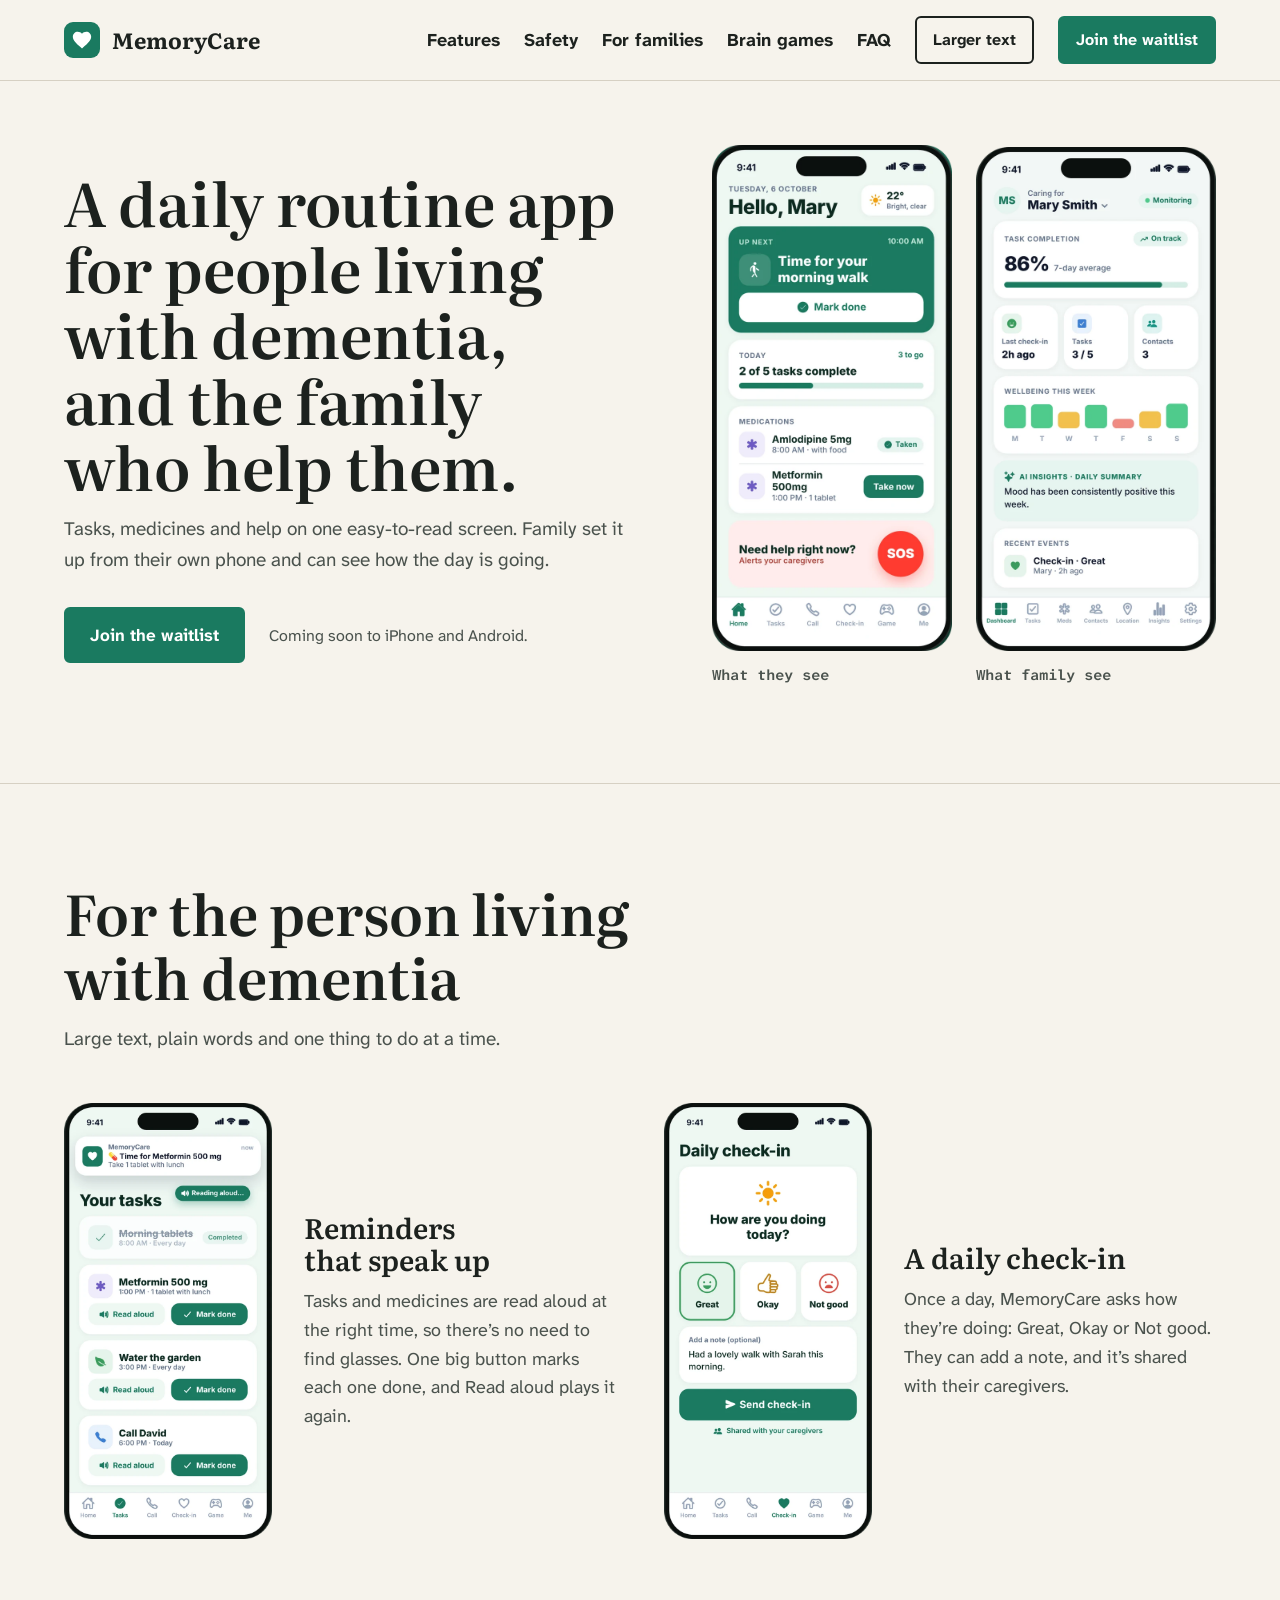
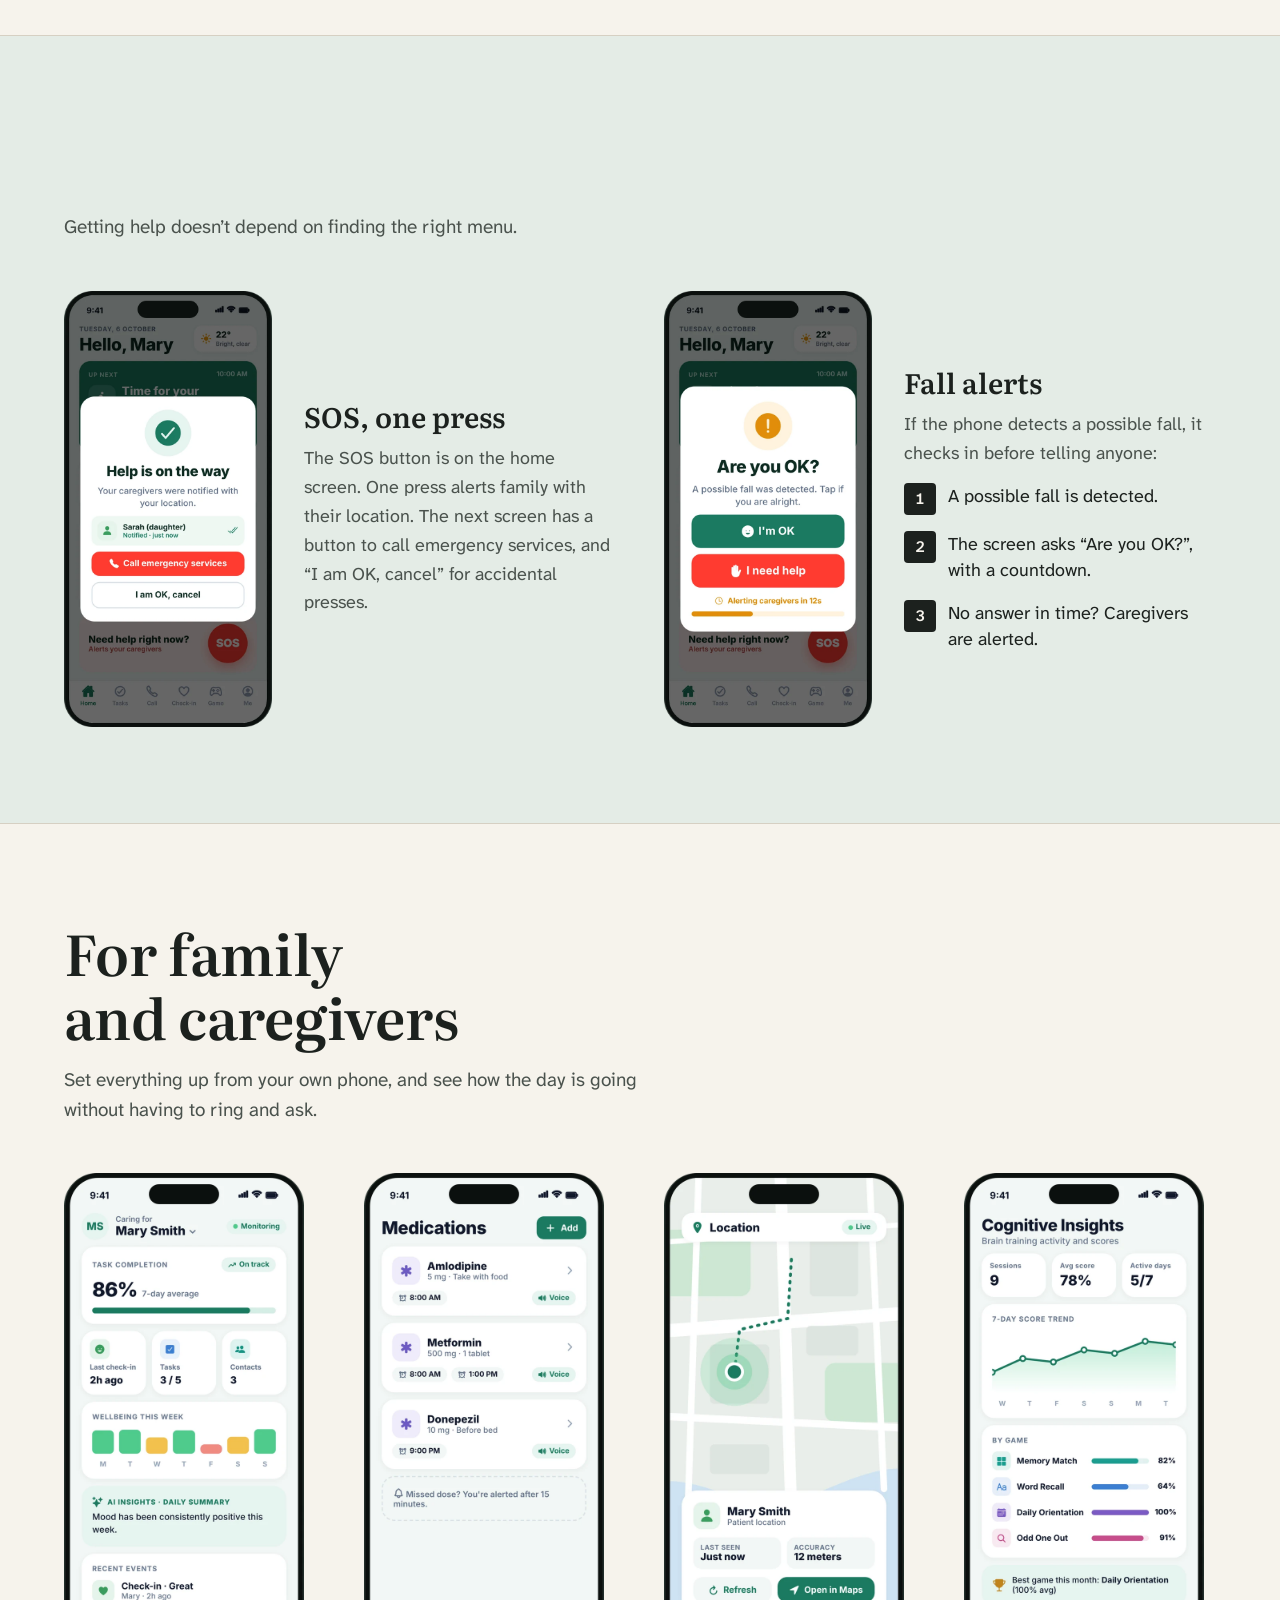
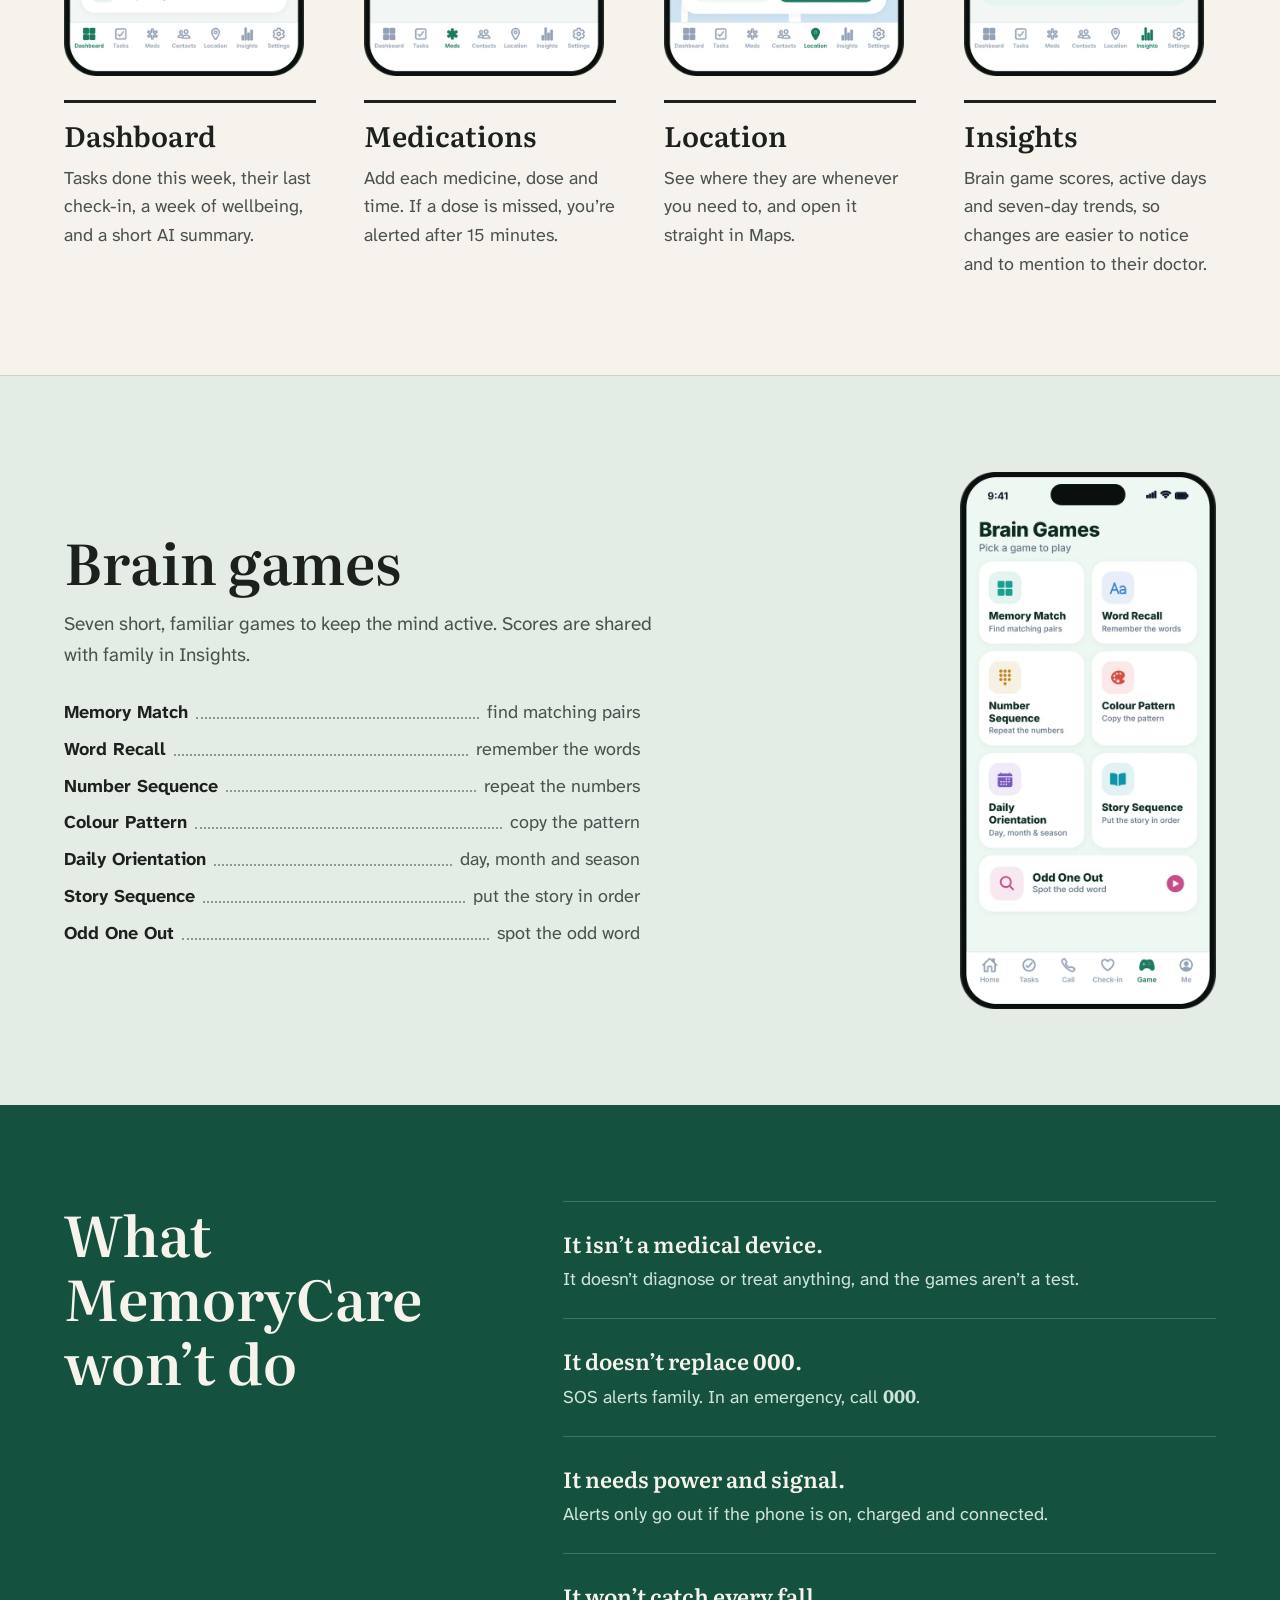
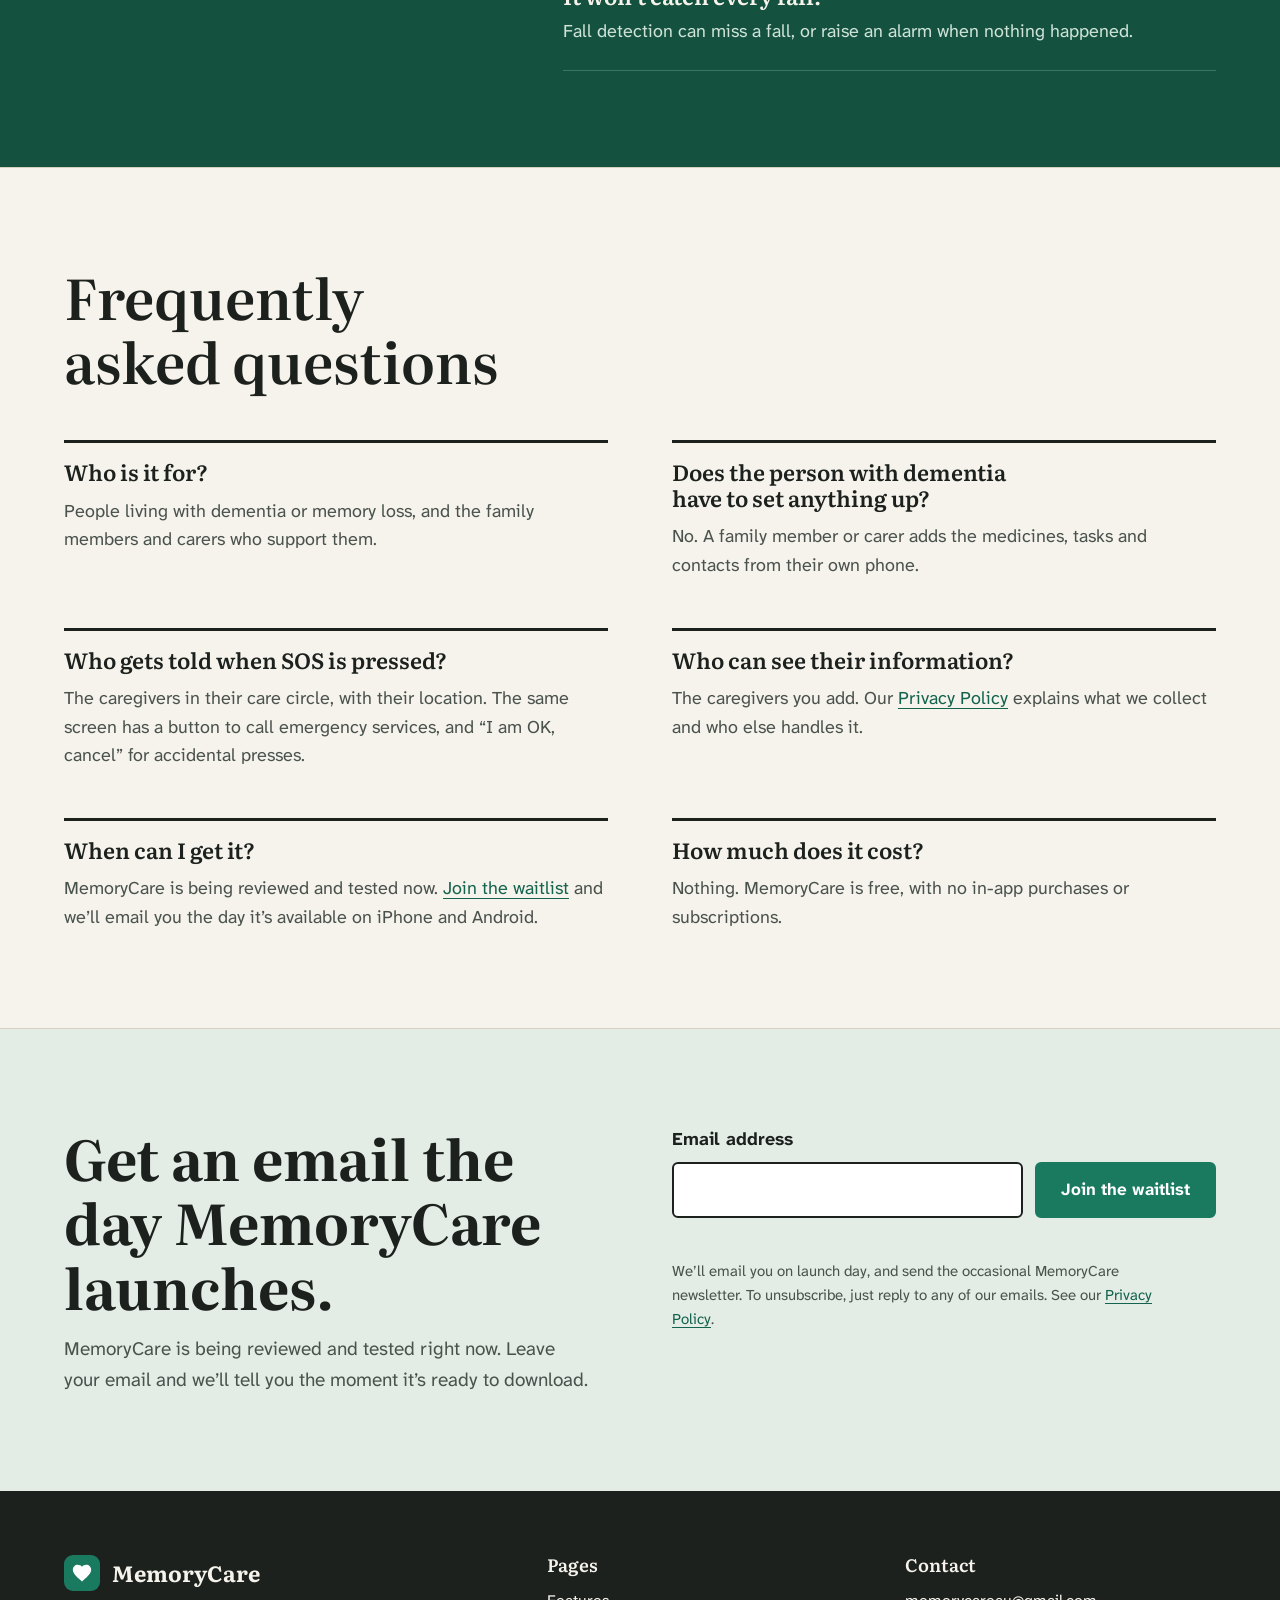
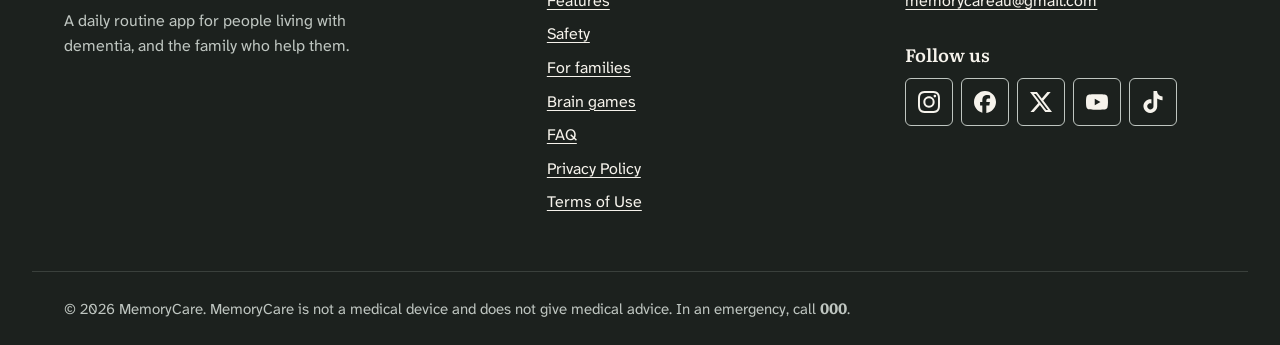
<file: index.html>
<!doctype html>
<html lang="en">
<head>
  <meta charset="utf-8">
  <meta name="viewport" content="width=device-width, initial-scale=1">
  <title>MemoryCare | A daily routine app for people living with dementia</title>
  <meta name="description" content="MemoryCare shows people living with dementia the day, the next task and their medicines, reads reminders aloud and has an SOS button. Family set it up from their own phone.">
  <meta name="theme-color" content="#1a7a60">
  <link rel="canonical" href="https://getmemorycare.app/">
  <!-- Social link previews -->
  <meta property="og:type" content="website">
  <meta property="og:site_name" content="MemoryCare">
  <meta property="og:locale" content="en_AU">
  <meta property="og:title" content="MemoryCare | A daily routine app for people living with dementia">
  <meta property="og:description" content="MemoryCare shows people living with dementia the day, the next task and their medicines, reads reminders aloud and has an SOS button. Family set it up from their own phone.">
  <meta property="og:url" content="https://getmemorycare.app/">
  <meta property="og:image" content="https://getmemorycare.app/assets/og-image.png">
  <meta property="og:image:width" content="1200">
  <meta property="og:image:height" content="630">
  <meta property="og:image:alt" content="MemoryCare: Their day, made simple. Tasks, medicines and help on one calm, easy-to-read screen. The app home screen showing the next task and today's medications.">
  <meta name="twitter:card" content="summary_large_image">
  <meta name="twitter:title" content="MemoryCare | A daily routine app for people living with dementia">
  <meta name="twitter:description" content="MemoryCare shows people living with dementia the day, the next task and their medicines, reads reminders aloud and has an SOS button. Family set it up from their own phone.">
  <meta name="twitter:image" content="https://getmemorycare.app/assets/og-image.png">
  <link rel="icon" href="assets/favicon.svg" type="image/svg+xml">
  <link rel="preconnect" href="https://fonts.googleapis.com">
  <link rel="preconnect" href="https://fonts.gstatic.com" crossorigin>
  <link href="https://fonts.googleapis.com/css2?family=Atkinson+Hyperlegible+Mono:wght@400;600&family=Atkinson+Hyperlegible+Next:ital,wght@0,400;0,700;1,400&family=Literata:opsz,wght@7..72,500..700&display=swap" rel="stylesheet">
  <link rel="stylesheet" href="styles.css">
  <script type="application/ld+json">
{
    "@context": "https://schema.org",
    "@graph": [
      {
        "@type": "Organization",
        "@id": "https://getmemorycare.app/#organization",
        "name": "MemoryCare",
        "url": "https://getmemorycare.app/",
        "email": "memorycareau@gmail.com",
        "sameAs": [
          "https://www.instagram.com/memorycare_au/",
          "https://www.facebook.com/memorycareau/",
          "https://x.com/MemoryCare_au",
          "https://www.youtube.com/@memorycare_au",
          "https://www.tiktok.com/@memorycare_au"
        ]
      },
      {
        "@type": "WebSite",
        "@id": "https://getmemorycare.app/#website",
        "name": "MemoryCare",
        "url": "https://getmemorycare.app/",
        "publisher": {
          "@id": "https://getmemorycare.app/#organization"
        }
      }
    ]
  }
  </script>
</head>
<body>
  <a class="skip-link" href="#main">Skip to main content</a>

  <svg width="0" height="0" class="visually-hidden" aria-hidden="true">
    <symbol id="i-heart" viewBox="0 0 24 24"><path d="M12 21.2 10.6 20C5.4 15.3 2 12.2 2 8.4 2 5.3 4.4 3 7.4 3c1.7 0 3.4.8 4.6 2.1C13.2 3.8 14.9 3 16.6 3 19.6 3 22 5.3 22 8.4c0 3.8-3.4 6.9-8.6 11.6L12 21.2z"/></symbol>
    <symbol id="i-instagram" viewBox="0 0 24 24"><path d="M7.0301.084c-1.2768.0602-2.1487.264-2.911.5634-.7888.3075-1.4575.72-2.1228 1.3877-.6652.6677-1.075 1.3368-1.3802 2.127-.2954.7638-.4956 1.6365-.552 2.914-.0564 1.2775-.0689 1.6882-.0626 4.947.0062 3.2586.0206 3.6671.0825 4.9473.061 1.2765.264 2.1482.5635 2.9107.308.7889.72 1.4573 1.388 2.1228.6679.6655 1.3365 1.0743 2.1285 1.38.7632.295 1.6361.4961 2.9134.552 1.2773.056 1.6884.069 4.9462.0627 3.2578-.0062 3.668-.0207 4.9478-.0814 1.28-.0607 2.147-.2652 2.9098-.5633.7889-.3086 1.4578-.72 2.1228-1.3881.665-.6682 1.0745-1.3378 1.3795-2.1284.2957-.7632.4966-1.636.552-2.9124.056-1.2809.0692-1.6898.063-4.948-.0063-3.2583-.021-3.6668-.0817-4.9465-.0607-1.2797-.264-2.1487-.5633-2.9117-.3084-.7889-.72-1.4568-1.3876-2.1228C21.2982 1.33 20.628.9208 19.8378.6165 19.074.321 18.2017.1197 16.9244.0645 15.6471.0093 15.236-.005 11.977.0014 8.718.0076 8.31.0215 7.0301.0839m.1402 21.6932c-1.17-.0509-1.8053-.2453-2.2287-.408-.5606-.216-.96-.4771-1.3819-.895-.422-.4178-.6811-.8186-.9-1.378-.1644-.4234-.3624-1.058-.4171-2.228-.0595-1.2645-.072-1.6442-.079-4.848-.007-3.2037.0053-3.583.0607-4.848.05-1.169.2456-1.805.408-2.2282.216-.5613.4762-.96.895-1.3816.4188-.4217.8184-.6814 1.3783-.9003.423-.1651 1.0575-.3614 2.227-.4171 1.2655-.06 1.6447-.072 4.848-.079 3.2033-.007 3.5835.005 4.8495.0608 1.169.0508 1.8053.2445 2.228.408.5608.216.96.4754 1.3816.895.4217.4194.6816.8176.9005 1.3787.1653.4217.3617 1.056.4169 2.2263.0602 1.2655.0739 1.645.0796 4.848.0058 3.203-.0055 3.5834-.061 4.848-.051 1.17-.245 1.8055-.408 2.2294-.216.5604-.4763.96-.8954 1.3814-.419.4215-.8181.6811-1.3783.9-.4224.1649-1.0577.3617-2.2262.4174-1.2656.0595-1.6448.072-4.8493.079-3.2045.007-3.5825-.006-4.848-.0608M16.953 5.5864A1.44 1.44 0 1 0 18.39 4.144a1.44 1.44 0 0 0-1.437 1.4424M5.8385 12.012c.0067 3.4032 2.7706 6.1557 6.173 6.1493 3.4026-.0065 6.157-2.7701 6.1506-6.1733-.0065-3.4032-2.771-6.1565-6.174-6.1498-3.403.0067-6.156 2.771-6.1496 6.1738M8 12.0077a4 4 0 1 1 4.008 3.9921A3.9996 3.9996 0 0 1 8 12.0077"/></symbol>
    <symbol id="i-facebook" viewBox="0 0 24 24"><path d="M9.101 23.691v-7.98H6.627v-3.667h2.474v-1.58c0-4.085 1.848-5.978 5.858-5.978.401 0 .955.042 1.468.103a8.68 8.68 0 0 1 1.141.195v3.325a8.623 8.623 0 0 0-.653-.036 26.805 26.805 0 0 0-.733-.009c-.707 0-1.259.096-1.675.309a1.686 1.686 0 0 0-.679.622c-.258.42-.374.995-.374 1.752v1.297h3.919l-.386 2.103-.287 1.564h-3.246v8.245C19.396 23.238 24 18.179 24 12.044c0-6.627-5.373-12-12-12s-12 5.373-12 12c0 5.628 3.874 10.35 9.101 11.647Z"/></symbol>
    <symbol id="i-x" viewBox="0 0 24 24"><path d="M18.901 1.153h3.68l-8.04 9.19L24 22.846h-7.406l-5.8-7.584-6.638 7.584H.474l8.6-9.83L0 1.154h7.594l5.243 6.932ZM17.61 20.644h2.039L6.486 3.24H4.298Z"/></symbol>
    <symbol id="i-youtube" viewBox="0 0 24 24"><path d="M23.498 6.186a3.016 3.016 0 0 0-2.122-2.136C19.505 3.545 12 3.545 12 3.545s-7.505 0-9.377.505A3.017 3.017 0 0 0 .502 6.186C0 8.07 0 12 0 12s0 3.93.502 5.814a3.016 3.016 0 0 0 2.122 2.136c1.871.505 9.376.505 9.376.505s7.505 0 9.377-.505a3.015 3.015 0 0 0 2.122-2.136C24 15.93 24 12 24 12s0-3.93-.502-5.814zM9.545 15.568V8.432L15.818 12l-6.273 3.568z"/></symbol>
    <symbol id="i-tiktok" viewBox="0 0 24 24"><path d="M12.525.02c1.31-.02 2.61-.01 3.91-.02.08 1.53.63 3.09 1.75 4.17 1.12 1.11 2.7 1.62 4.24 1.79v4.03c-1.44-.05-2.89-.35-4.2-.97-.57-.26-1.1-.59-1.62-.93-.01 2.92.01 5.84-.02 8.75-.08 1.4-.54 2.79-1.35 3.94-1.31 1.92-3.58 3.17-5.91 3.21-1.43.08-2.86-.31-4.08-1.03-2.02-1.19-3.44-3.37-3.65-5.71-.02-.5-.03-1-.01-1.49.18-1.9 1.12-3.72 2.58-4.96 1.66-1.44 3.98-2.13 6.15-1.72.02 1.48-.04 2.96-.04 4.44-.99-.32-2.15-.23-3.02.37-.63.41-1.11 1.04-1.36 1.75-.21.51-.15 1.07-.14 1.61.24 1.64 1.82 3.02 3.5 2.87 1.12-.01 2.19-.66 2.77-1.61.19-.33.4-.67.41-1.06.1-1.79.06-3.57.07-5.36.01-4.03-.01-8.05.02-12.07z"/></symbol>
  </svg>

  <header class="masthead">
    <div class="container masthead-inner">
      <a class="wordmark" href="index.html">
        <span class="wordmark-icon" aria-hidden="true"><svg><use href="#i-heart"/></svg></span>
        MemoryCare
      </a>

      <button class="menu-button" type="button" aria-expanded="false" aria-controls="site-nav">Menu</button>

      <nav id="site-nav" class="site-nav" aria-label="Main">
        <ul>
          <li><a href="index.html#features">Features</a></li>
          <li><a href="index.html#safety">Safety</a></li>
          <li><a href="index.html#families">For families</a></li>
          <li><a href="index.html#games">Brain games</a></li>
          <li><a href="index.html#questions">FAQ</a></li>
        </ul>
        <button class="text-size" type="button" aria-pressed="false">Larger text</button>
        <a class="button" href="index.html#waitlist">Join the waitlist</a>
      </nav>
    </div>
  </header>

  <main id="main">
    <!-- Opening -->
    <section class="opening">
      <div class="container opening-grid">
        <div class="opening-copy">
          <h1>A daily routine app for people living with dementia, and the family who help them.</h1>
          <p class="lede">Tasks, medicines and help on one easy-to-read screen. Family set it up from their own phone and can see how the day is going.</p>
          <div class="opening-cta">
            <a class="button button-large" href="#waitlist">Join the waitlist</a>
            <p>Coming soon to iPhone and Android.</p>
          </div>
        </div>

        <div class="opening-phones">
          <figure>
            <img src="assets/screens/home.webp" width="600" height="1264" fetchpriority="high" alt="The MemoryCare home screen. It reads: Tuesday, 6 October. Hello, Mary. Up next at 10:00 AM, time for your morning walk, with a Mark done button. Below are today's medications and a red SOS button.">
            <figcaption>What they see</figcaption>
          </figure>
          <figure>
            <img src="assets/screens/dashboard.webp" width="600" height="1258" fetchpriority="high" alt="The caregiver dashboard for Mary Smith: 86% task completion over 7 days, last check-in 2 hours ago, 3 of 5 tasks done, a wellbeing chart for the week and an AI daily summary.">
            <figcaption>What family see</figcaption>
          </figure>
        </div>
      </div>
    </section>

    <!-- Features: for the person living with dementia -->
    <section class="section" id="features" aria-labelledby="features-title">
      <div class="container">
        <header class="section-head">
          <h2 id="features-title">For the person living with dementia</h2>
          <p>Large text, plain words and one thing to do at a time.</p>
        </header>
        <div class="screens screens-wide">
          <figure class="screen">
            <img src="assets/screens/tasks.webp" width="600" height="1258" loading="lazy" alt="Your tasks screen reading aloud a reminder for Metformin 500 mg, with Read aloud and Mark done buttons on each task.">
            <figcaption>
              <h3>Reminders that speak up</h3>
              <p>Tasks and medicines are read aloud at the right time, so there’s no need to find glasses. One big button marks each one done, and Read aloud plays it again.</p>
            </figcaption>
          </figure>
          <figure class="screen">
            <img src="assets/screens/checkin.webp" width="600" height="1258" loading="lazy" alt="Daily check-in screen asking How are you doing today? with Great, Okay and Not good, and an optional note.">
            <figcaption>
              <h3>A daily check-in</h3>
              <p>Once a day, MemoryCare asks how they’re doing: Great, Okay or Not good. They can add a note, and it’s shared with their caregivers.</p>
            </figcaption>
          </figure>
        </div>
      </div>
    </section>

    <!-- Safety -->
    <section class="section section-band" id="safety" aria-labelledby="safety-title">
      <div class="container">
        <header class="section-head">
          <h2 id="safety-title">Safety</h2>
          <p>Getting help doesn’t depend on finding the right menu.</p>
        </header>
        <div class="screens screens-wide">
          <figure class="screen">
            <img src="assets/screens/sos.webp" width="600" height="1258" loading="lazy" alt="Help is on the way. Your caregivers were notified with your location. Sarah (daughter) notified just now. Buttons to call emergency services or cancel.">
            <figcaption>
              <h3>SOS, one press</h3>
              <p>The SOS button is on the home screen. One press alerts family with their location. The next screen has a button to call emergency services, and “I am OK, cancel” for accidental presses.</p>
            </figcaption>
          </figure>
          <figure class="screen">
            <img src="assets/screens/fall.webp" width="600" height="1258" loading="lazy" alt="Are you OK? A possible fall was detected. Buttons for I'm OK and I need help, with caregivers alerted in 12 seconds.">
            <figcaption>
              <h3>Fall alerts</h3>
              <p>If the phone detects a possible fall, it checks in before telling anyone:</p>
              <ol class="key key-inline">
                <li>A possible fall is detected.</li>
                <li>The screen asks “Are you OK?”, with a countdown.</li>
                <li>No answer in time? Caregivers are alerted.</li>
              </ol>
            </figcaption>
          </figure>
        </div>
      </div>
    </section>

    <!-- For families -->
    <section class="section" id="families" aria-labelledby="families-title">
      <div class="container">
        <header class="section-head">
          <h2 id="families-title">For family and caregivers</h2>
          <p>Set everything up from your own phone, and see how the day is going without having to ring and ask.</p>
        </header>
        <div class="screens screens-four">
          <figure class="screen">
            <img src="assets/screens/dashboard.webp" width="600" height="1258" loading="lazy" alt="Caregiver dashboard: 86% task completion over 7 days, last check-in 2 hours ago, a wellbeing chart for the week and an AI daily summary.">
            <figcaption>
              <h3>Dashboard</h3>
              <p>Tasks done this week, their last check-in, a week of wellbeing, and a short AI summary.</p>
            </figcaption>
          </figure>
          <figure class="screen">
            <img src="assets/screens/medications.webp" width="600" height="1258" loading="lazy" alt="Medications screen listing Amlodipine, Metformin and Donepezil with their doses, times and voice reminders.">
            <figcaption>
              <h3>Medications</h3>
              <p>Add each medicine, dose and time. If a dose is missed, you’re alerted after 15 minutes.</p>
            </figcaption>
          </figure>
          <figure class="screen">
            <img src="assets/screens/location.webp" width="600" height="1258" loading="lazy" alt="Location screen showing Mary Smith on a map, last seen just now, accurate to 12 meters, with an Open in Maps button.">
            <figcaption>
              <h3>Location</h3>
              <p>See where they are whenever you need to, and open it straight in Maps.</p>
            </figcaption>
          </figure>
          <figure class="screen">
            <img src="assets/screens/insights.webp" width="600" height="1258" loading="lazy" alt="Cognitive insights: 9 sessions, 78% average score, active 5 of 7 days, a 7-day score trend and scores for each game.">
            <figcaption>
              <h3>Insights</h3>
              <p>Brain game scores, active days and seven-day trends, so changes are easier to notice and to mention to their doctor.</p>
            </figcaption>
          </figure>
        </div>
      </div>
    </section>

    <!-- Brain games -->
    <section class="section section-band" id="games" aria-labelledby="games-title">
      <div class="container games">
        <div>
          <header class="section-head">
            <h2 id="games-title">Brain games</h2>
            <p>Seven short, familiar games to keep the mind active. Scores are shared with family in Insights.</p>
          </header>
          <dl class="games-list">
            <div><dt>Memory Match</dt><dd>find matching pairs</dd></div>
            <div><dt>Word Recall</dt><dd>remember the words</dd></div>
            <div><dt>Number Sequence</dt><dd>repeat the numbers</dd></div>
            <div><dt>Colour Pattern</dt><dd>copy the pattern</dd></div>
            <div><dt>Daily Orientation</dt><dd>day, month and season</dd></div>
            <div><dt>Story Sequence</dt><dd>put the story in order</dd></div>
            <div><dt>Odd One Out</dt><dd>spot the odd word</dd></div>
          </dl>
        </div>
        <figure class="games-media">
          <img src="assets/screens/games.webp" width="600" height="1258" loading="lazy" alt="Brain Games screen showing the seven games to pick from.">
        </figure>
      </div>
    </section>

    <!-- Honest limits -->
    <section class="limits" id="limits" aria-labelledby="limits-title">
      <div class="container limits-grid">
        <h2 id="limits-title">What MemoryCare won’t do</h2>
        <ul class="limits-list">
          <li><strong>It isn’t a medical device.</strong> It doesn’t diagnose or treat anything, and the games aren’t a test.</li>
          <li><strong>It doesn’t replace <span class="tel">000</span>.</strong> SOS alerts family. In an emergency, call <span class="tel">000</span>.</li>
          <li><strong>It needs power and signal.</strong> Alerts only go out if the phone is on, charged and connected.</li>
          <li><strong>It won’t catch every fall.</strong> Fall detection can miss a fall, or raise an alarm when nothing happened.</li>
        </ul>
      </div>
    </section>

    <!-- FAQ, all open: nothing hidden behind a click -->
    <section class="section" id="questions" aria-labelledby="questions-title">
      <div class="container">
        <header class="section-head">
          <h2 id="questions-title">Frequently asked questions</h2>
        </header>
        <div class="qa-grid">
          <div class="qa">
            <h3>Who is it for?</h3>
            <p>People living with dementia or memory loss, and the family members and carers who support them.</p>
          </div>
          <div class="qa">
            <h3>Does the person with dementia have to set anything up?</h3>
            <p>No. A family member or carer adds the medicines, tasks and contacts from their own phone.</p>
          </div>
          <div class="qa">
            <h3>Who gets told when SOS is pressed?</h3>
            <p>The caregivers in their care circle, with their location. The same screen has a button to call emergency services, and “I am OK, cancel” for accidental presses.</p>
          </div>
          <div class="qa">
            <h3>Who can see their information?</h3>
            <p>The caregivers you add. Our <a href="privacy.html">Privacy Policy</a> explains what we collect and who else handles it.</p>
          </div>
          <div class="qa">
            <h3>When can I get it?</h3>
            <p>MemoryCare is being reviewed and tested now. <a href="#waitlist">Join the waitlist</a> and we’ll email you the day it’s available on iPhone and Android.</p>
          </div>
          <div class="qa">
            <h3>How much does it cost?</h3>
            <p>Nothing. MemoryCare is free, with no in-app purchases or subscriptions.</p>
          </div>
        </div>
      </div>
    </section>

    <!-- Waitlist: signups are saved to the "waitlist" collection in our Firebase
         (Firestore) database. See "Waitlist (Firebase)" in README.md for setup. -->
    <section class="waitlist" id="waitlist" aria-labelledby="waitlist-title">
      <div class="container waitlist-grid">
        <div>
          <h2 id="waitlist-title">Get an email the day MemoryCare launches.</h2>
          <p>MemoryCare is being reviewed and tested right now. Leave your email and we’ll tell you the moment it’s ready to download.</p>
        </div>

        <!-- Firebase web config: console > Project settings > General > Your apps > MemoryCare Web.
             This key is public by design; Firestore security rules protect the data. -->
        <form class="waitlist-form" action="#waitlist" method="post" novalidate
              data-firebase-project="memorycare-8720b"
              data-firebase-key="AIzaSyDsqeM2tCis7Yx1pGE5voe4TpA5p-TSMBA">
          <label for="waitlist-email">Email address</label>
          <div class="waitlist-row">
            <input id="waitlist-email" name="email" type="email" autocomplete="email" inputmode="email" required aria-describedby="waitlist-note waitlist-status">
            <button class="button button-large" type="submit">Join the waitlist</button>
          </div>
          <!-- Spam trap: hidden from people, but bots tend to fill it in -->
          <div class="visually-hidden" aria-hidden="true">
            <label for="waitlist-website">Leave this empty</label>
            <input id="waitlist-website" name="website" type="text" tabindex="-1" autocomplete="off">
          </div>
          <p class="waitlist-status" id="waitlist-status" role="status" aria-live="polite"></p>
          <p class="waitlist-note" id="waitlist-note">We’ll email you on launch day, and send the occasional MemoryCare newsletter. To unsubscribe, just reply to any of our emails. See our <a href="privacy.html#waitlist-info">Privacy Policy</a>.</p>
          <noscript><p class="waitlist-note">Joining the waitlist needs JavaScript. You can also email <a href="mailto:memorycareau@gmail.com?subject=Waitlist">memorycareau@gmail.com</a> and we’ll add you.</p></noscript>
        </form>
      </div>
    </section>
  </main>

  <footer class="colophon">
    <div class="container colophon-grid">
      <div>
        <a class="wordmark" href="index.html">
          <span class="wordmark-icon" aria-hidden="true"><svg><use href="#i-heart"/></svg></span>
          MemoryCare
        </a>
        <p class="colophon-note">A daily routine app for people living with dementia, and the family who help them.</p>
      </div>

      <nav aria-label="Footer">
        <h2 class="colophon-heading">Pages</h2>
        <ul class="colophon-links">
          <li><a href="index.html#features">Features</a></li>
          <li><a href="index.html#safety">Safety</a></li>
          <li><a href="index.html#families">For families</a></li>
          <li><a href="index.html#games">Brain games</a></li>
          <li><a href="index.html#questions">FAQ</a></li>
          <li><a href="privacy.html">Privacy Policy</a></li>
          <li><a href="terms.html">Terms of Use</a></li>
        </ul>
      </nav>

      <div>
        <h2 class="colophon-heading">Contact</h2>
        <p><a href="mailto:memorycareau@gmail.com">memorycareau@gmail.com</a></p>
        <h2 class="colophon-heading">Follow us</h2>
        <ul class="social" aria-label="MemoryCare on social media">
          <li><a href="https://www.instagram.com/memorycare_au/" target="_blank" rel="noopener" aria-label="Instagram (opens in a new tab)"><svg aria-hidden="true"><use href="#i-instagram"/></svg></a></li>
          <li><a href="https://www.facebook.com/memorycareau/" target="_blank" rel="noopener" aria-label="Facebook (opens in a new tab)"><svg aria-hidden="true"><use href="#i-facebook"/></svg></a></li>
          <li><a href="https://x.com/MemoryCare_au" target="_blank" rel="noopener" aria-label="X (opens in a new tab)"><svg aria-hidden="true"><use href="#i-x"/></svg></a></li>
          <li><a href="https://www.youtube.com/@memorycare_au" target="_blank" rel="noopener" aria-label="YouTube (opens in a new tab)"><svg aria-hidden="true"><use href="#i-youtube"/></svg></a></li>
          <li><a href="https://www.tiktok.com/@memorycare_au" target="_blank" rel="noopener" aria-label="TikTok (opens in a new tab)"><svg aria-hidden="true"><use href="#i-tiktok"/></svg></a></li>
        </ul>
      </div>
    </div>
    <div class="container colophon-legal">
      <p>&copy; <span id="year">2026</span> MemoryCare. MemoryCare is not a medical device and does not give medical advice. In an emergency, call <span class="tel">000</span>.</p>
    </div>
  </footer>

  <script src="script.js"></script>
</body>
</html>
</file>
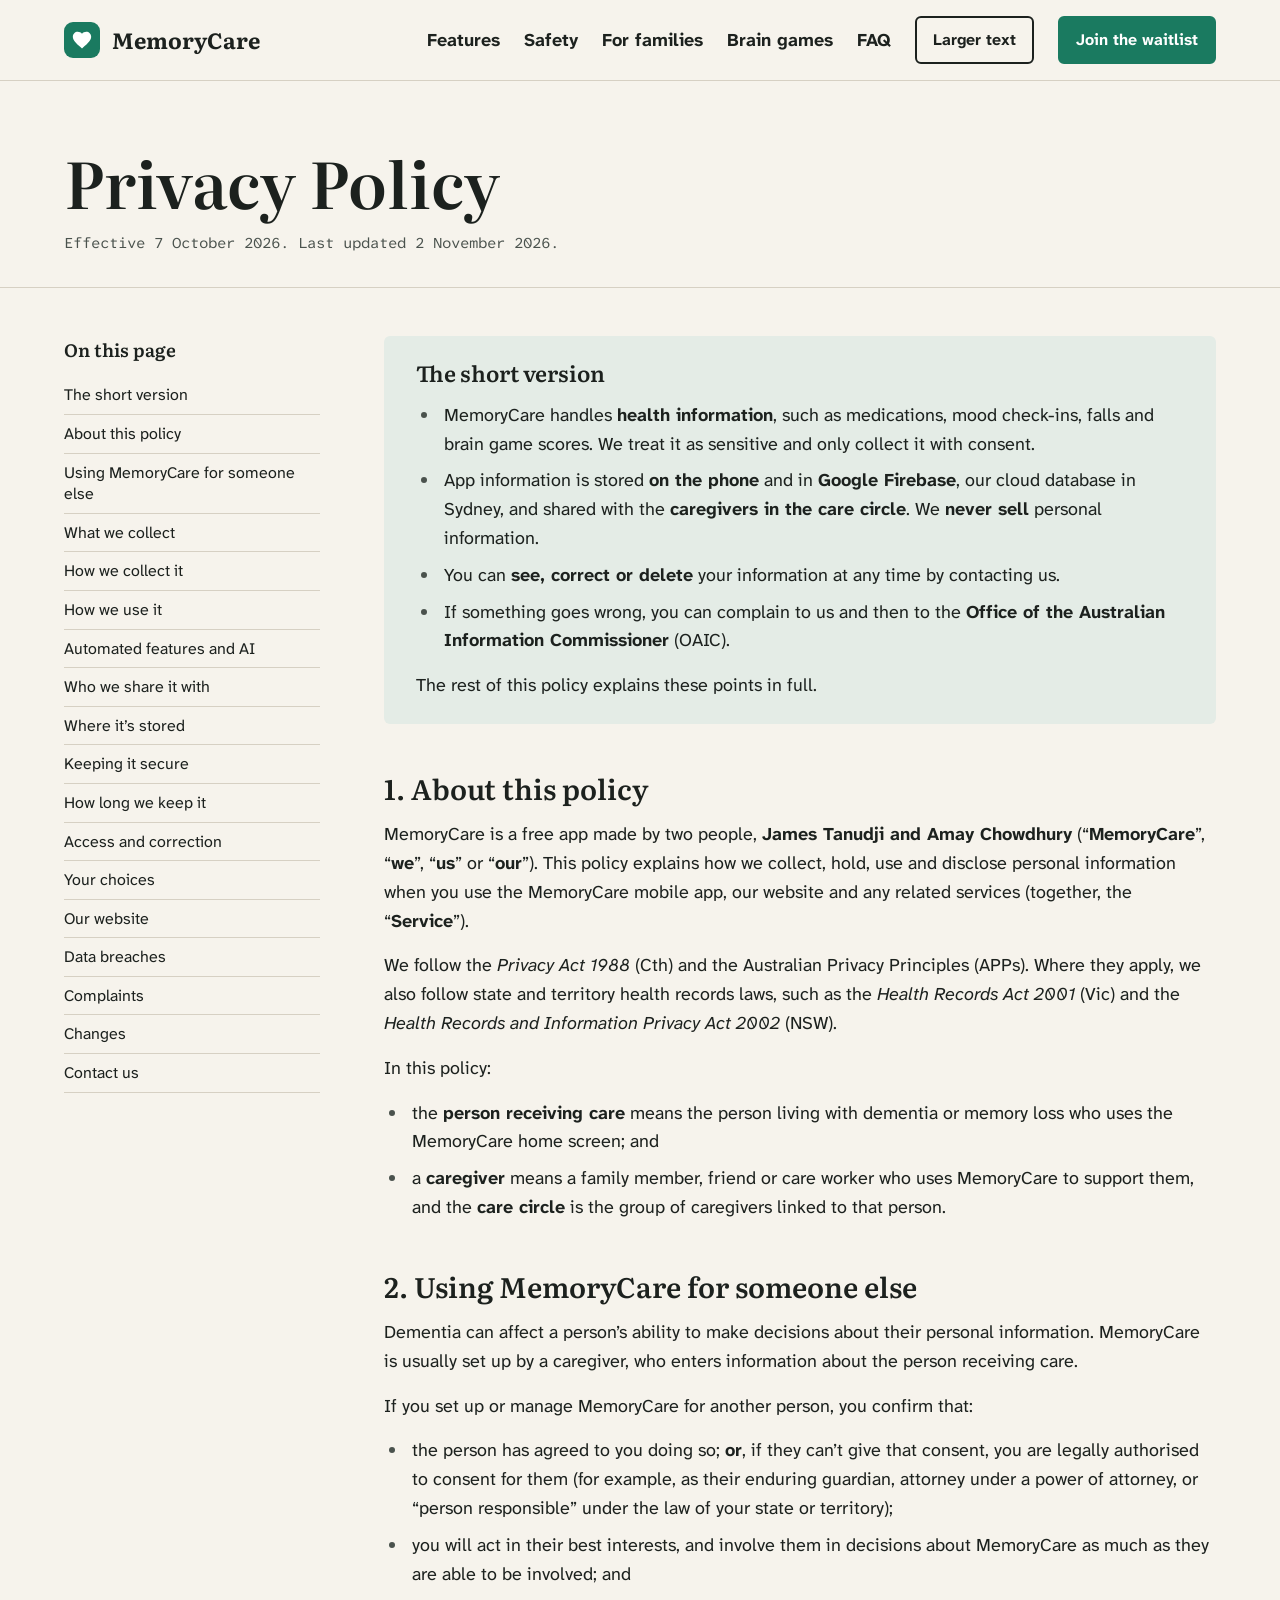
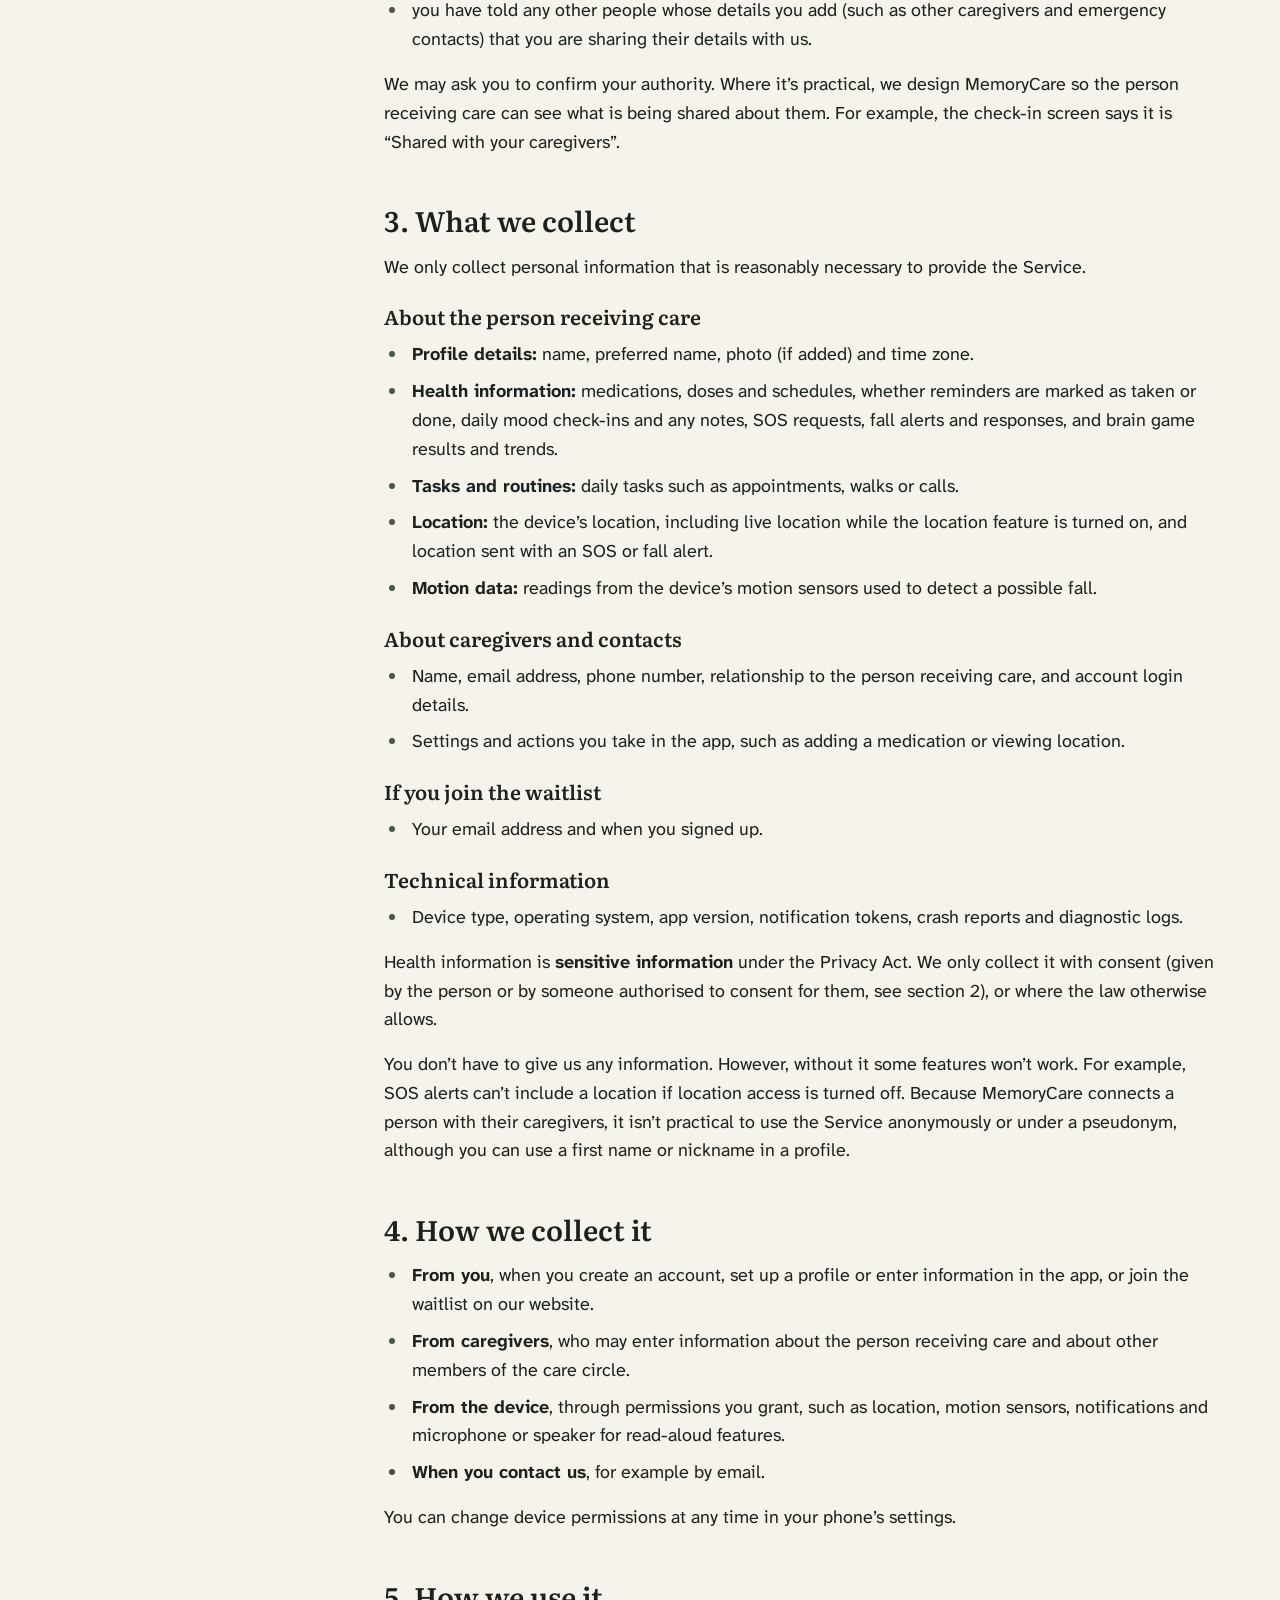
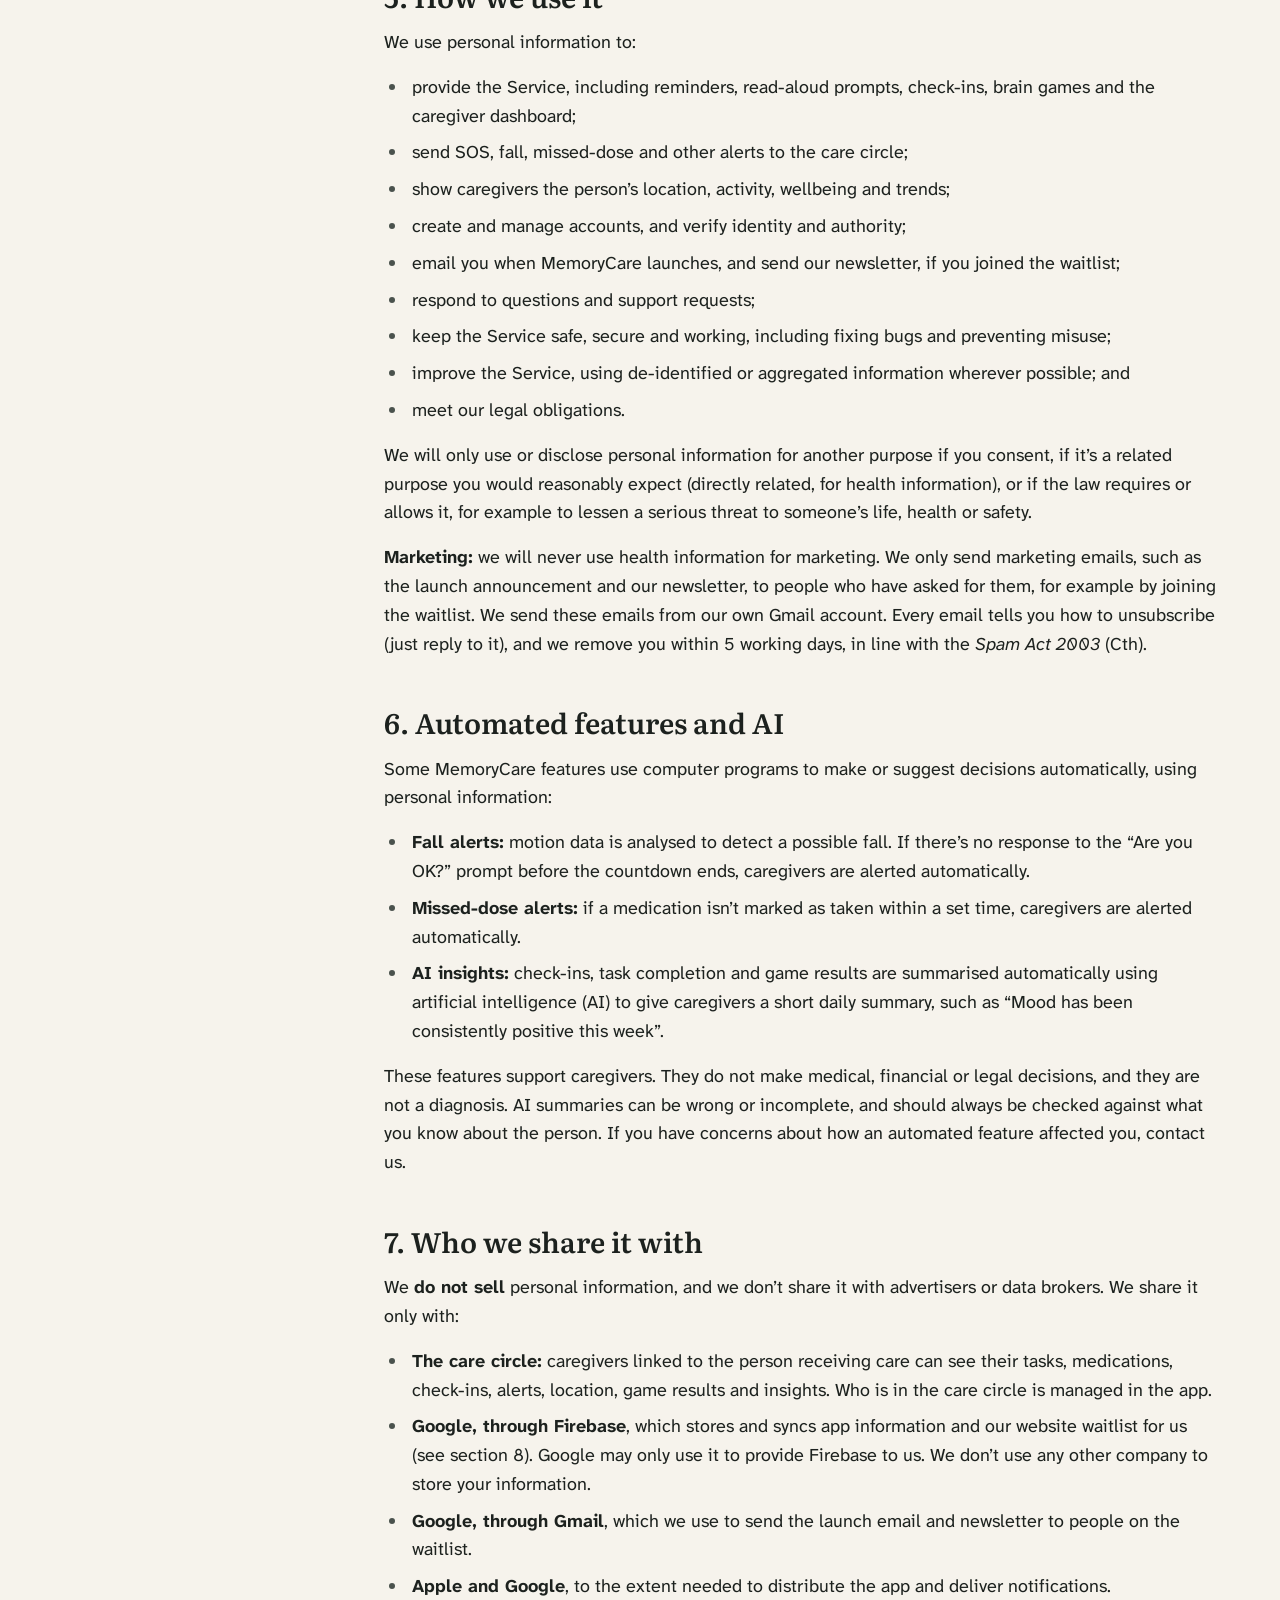
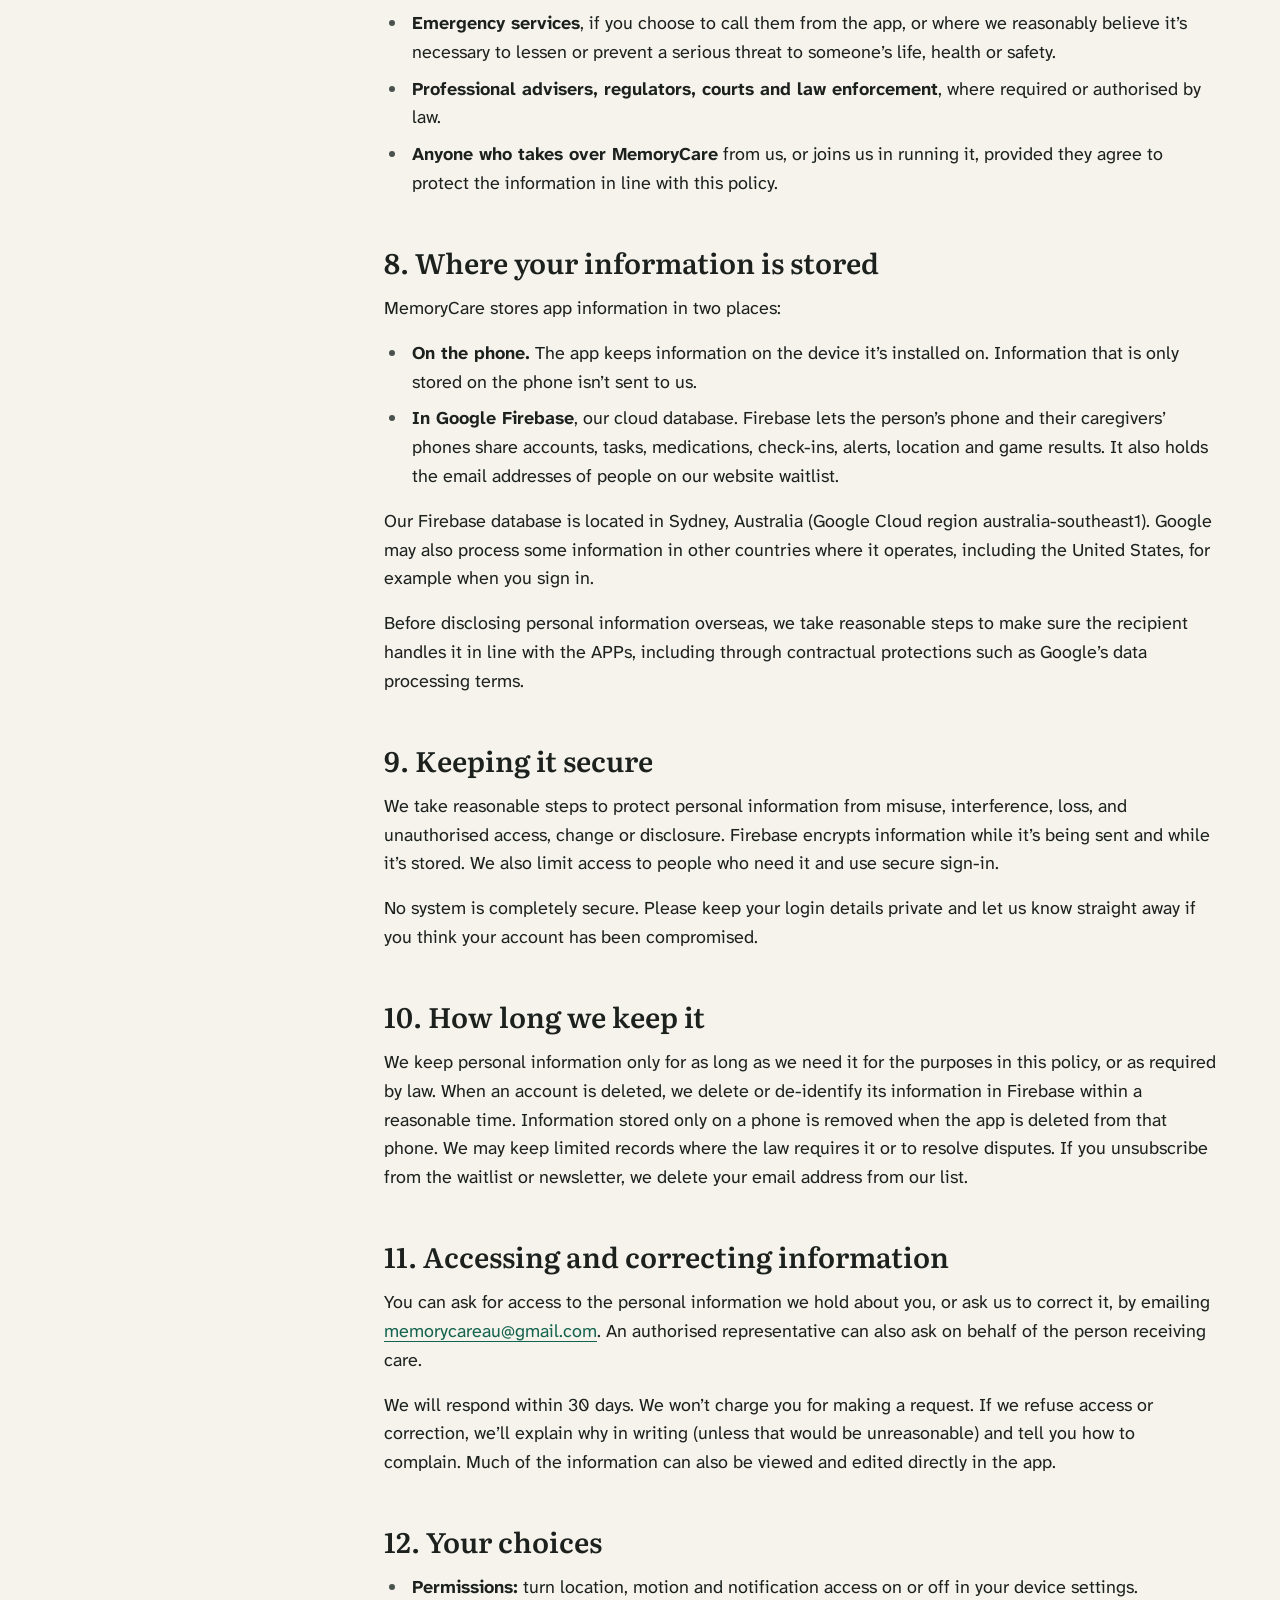
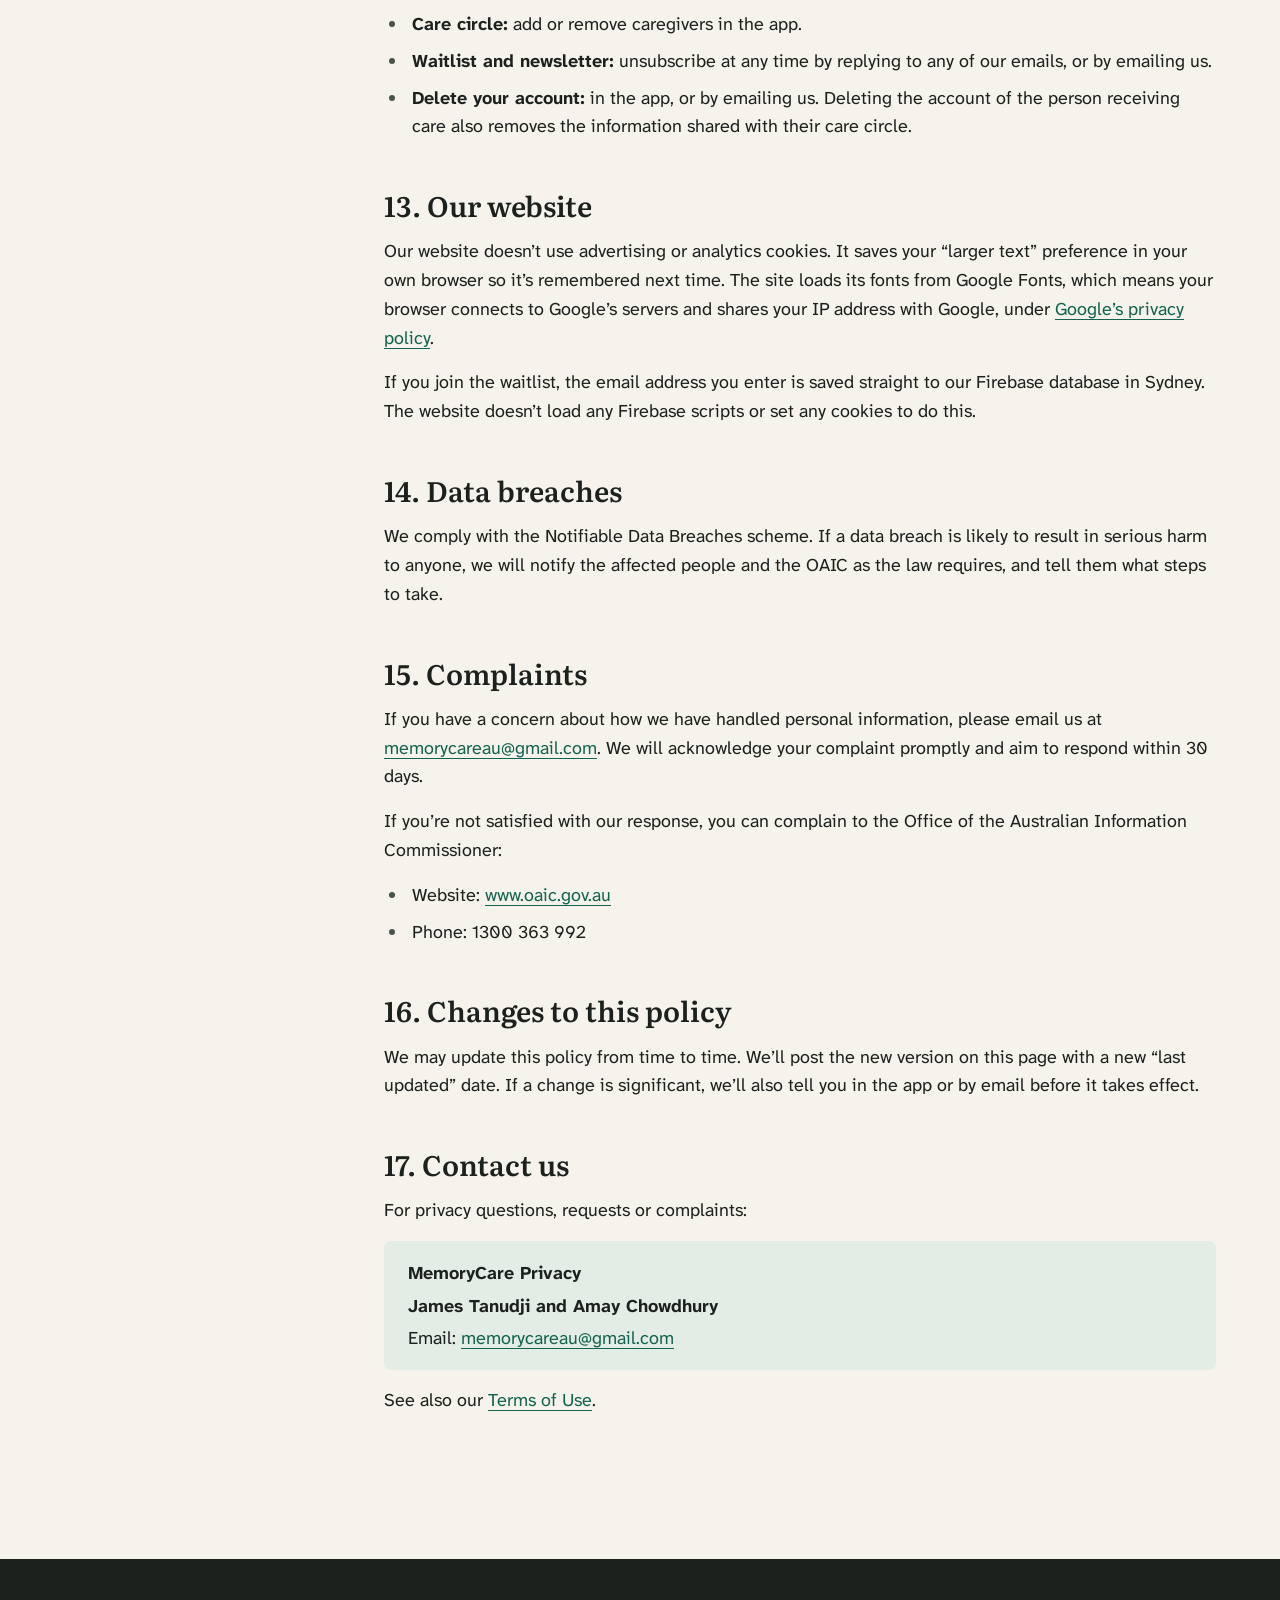
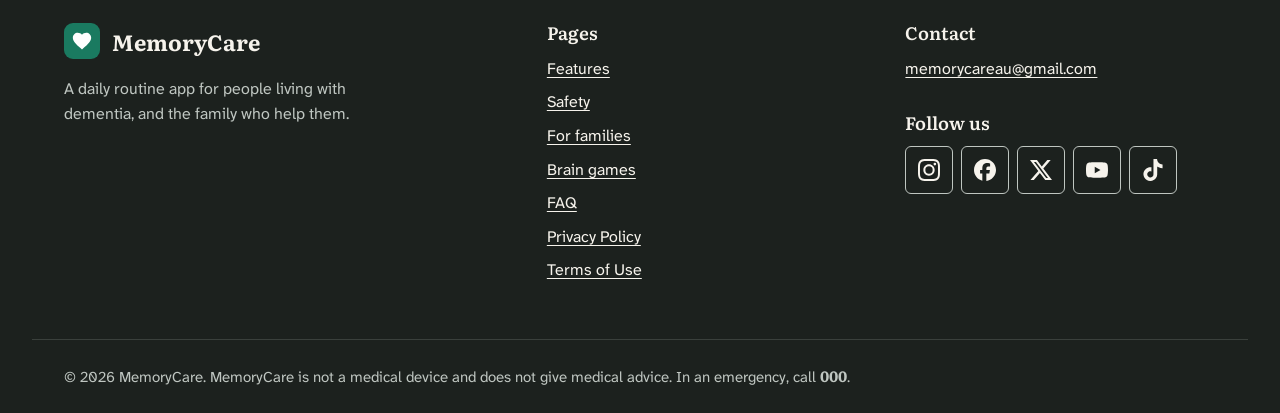
<file: privacy.html>
<!doctype html>
<html lang="en-AU">
<head>
  <meta charset="utf-8">
  <meta name="viewport" content="width=device-width, initial-scale=1">
  <title>Privacy Policy | MemoryCare</title>
  <meta name="description" content="How MemoryCare collects, uses, shares and protects personal and health information, in line with the Australian Privacy Principles.">
  <meta name="theme-color" content="#1a7a60">
  <link rel="canonical" href="https://getmemorycare.app/privacy.html">
  <!-- Social link previews -->
  <meta property="og:type" content="website">
  <meta property="og:site_name" content="MemoryCare">
  <meta property="og:locale" content="en_AU">
  <meta property="og:title" content="Privacy Policy | MemoryCare">
  <meta property="og:description" content="How MemoryCare collects, uses, shares and protects personal and health information, in line with the Australian Privacy Principles.">
  <meta property="og:url" content="https://getmemorycare.app/privacy.html">
  <meta property="og:image" content="https://getmemorycare.app/assets/og-image.png">
  <meta property="og:image:width" content="1200">
  <meta property="og:image:height" content="630">
  <meta property="og:image:alt" content="MemoryCare: Their day, made simple. Tasks, medicines and help on one calm, easy-to-read screen. The app home screen showing the next task and today's medications.">
  <meta name="twitter:card" content="summary_large_image">
  <meta name="twitter:title" content="Privacy Policy | MemoryCare">
  <meta name="twitter:description" content="How MemoryCare collects, uses, shares and protects personal and health information, in line with the Australian Privacy Principles.">
  <meta name="twitter:image" content="https://getmemorycare.app/assets/og-image.png">
  <link rel="icon" href="assets/favicon.svg" type="image/svg+xml">
  <link rel="preconnect" href="https://fonts.googleapis.com">
  <link rel="preconnect" href="https://fonts.gstatic.com" crossorigin>
  <link href="https://fonts.googleapis.com/css2?family=Atkinson+Hyperlegible+Mono:wght@400;600&family=Atkinson+Hyperlegible+Next:ital,wght@0,400;0,700;1,400&family=Literata:opsz,wght@7..72,500..700&display=swap" rel="stylesheet">
  <link rel="stylesheet" href="styles.css">
</head>
<body>
  <a class="skip-link" href="#main">Skip to main content</a>

  <svg width="0" height="0" class="visually-hidden" aria-hidden="true">
    <symbol id="i-heart" viewBox="0 0 24 24"><path d="M12 21.2 10.6 20C5.4 15.3 2 12.2 2 8.4 2 5.3 4.4 3 7.4 3c1.7 0 3.4.8 4.6 2.1C13.2 3.8 14.9 3 16.6 3 19.6 3 22 5.3 22 8.4c0 3.8-3.4 6.9-8.6 11.6L12 21.2z"/></symbol>
    <symbol id="i-instagram" viewBox="0 0 24 24"><path d="M7.0301.084c-1.2768.0602-2.1487.264-2.911.5634-.7888.3075-1.4575.72-2.1228 1.3877-.6652.6677-1.075 1.3368-1.3802 2.127-.2954.7638-.4956 1.6365-.552 2.914-.0564 1.2775-.0689 1.6882-.0626 4.947.0062 3.2586.0206 3.6671.0825 4.9473.061 1.2765.264 2.1482.5635 2.9107.308.7889.72 1.4573 1.388 2.1228.6679.6655 1.3365 1.0743 2.1285 1.38.7632.295 1.6361.4961 2.9134.552 1.2773.056 1.6884.069 4.9462.0627 3.2578-.0062 3.668-.0207 4.9478-.0814 1.28-.0607 2.147-.2652 2.9098-.5633.7889-.3086 1.4578-.72 2.1228-1.3881.665-.6682 1.0745-1.3378 1.3795-2.1284.2957-.7632.4966-1.636.552-2.9124.056-1.2809.0692-1.6898.063-4.948-.0063-3.2583-.021-3.6668-.0817-4.9465-.0607-1.2797-.264-2.1487-.5633-2.9117-.3084-.7889-.72-1.4568-1.3876-2.1228C21.2982 1.33 20.628.9208 19.8378.6165 19.074.321 18.2017.1197 16.9244.0645 15.6471.0093 15.236-.005 11.977.0014 8.718.0076 8.31.0215 7.0301.0839m.1402 21.6932c-1.17-.0509-1.8053-.2453-2.2287-.408-.5606-.216-.96-.4771-1.3819-.895-.422-.4178-.6811-.8186-.9-1.378-.1644-.4234-.3624-1.058-.4171-2.228-.0595-1.2645-.072-1.6442-.079-4.848-.007-3.2037.0053-3.583.0607-4.848.05-1.169.2456-1.805.408-2.2282.216-.5613.4762-.96.895-1.3816.4188-.4217.8184-.6814 1.3783-.9003.423-.1651 1.0575-.3614 2.227-.4171 1.2655-.06 1.6447-.072 4.848-.079 3.2033-.007 3.5835.005 4.8495.0608 1.169.0508 1.8053.2445 2.228.408.5608.216.96.4754 1.3816.895.4217.4194.6816.8176.9005 1.3787.1653.4217.3617 1.056.4169 2.2263.0602 1.2655.0739 1.645.0796 4.848.0058 3.203-.0055 3.5834-.061 4.848-.051 1.17-.245 1.8055-.408 2.2294-.216.5604-.4763.96-.8954 1.3814-.419.4215-.8181.6811-1.3783.9-.4224.1649-1.0577.3617-2.2262.4174-1.2656.0595-1.6448.072-4.8493.079-3.2045.007-3.5825-.006-4.848-.0608M16.953 5.5864A1.44 1.44 0 1 0 18.39 4.144a1.44 1.44 0 0 0-1.437 1.4424M5.8385 12.012c.0067 3.4032 2.7706 6.1557 6.173 6.1493 3.4026-.0065 6.157-2.7701 6.1506-6.1733-.0065-3.4032-2.771-6.1565-6.174-6.1498-3.403.0067-6.156 2.771-6.1496 6.1738M8 12.0077a4 4 0 1 1 4.008 3.9921A3.9996 3.9996 0 0 1 8 12.0077"/></symbol>
    <symbol id="i-facebook" viewBox="0 0 24 24"><path d="M9.101 23.691v-7.98H6.627v-3.667h2.474v-1.58c0-4.085 1.848-5.978 5.858-5.978.401 0 .955.042 1.468.103a8.68 8.68 0 0 1 1.141.195v3.325a8.623 8.623 0 0 0-.653-.036 26.805 26.805 0 0 0-.733-.009c-.707 0-1.259.096-1.675.309a1.686 1.686 0 0 0-.679.622c-.258.42-.374.995-.374 1.752v1.297h3.919l-.386 2.103-.287 1.564h-3.246v8.245C19.396 23.238 24 18.179 24 12.044c0-6.627-5.373-12-12-12s-12 5.373-12 12c0 5.628 3.874 10.35 9.101 11.647Z"/></symbol>
    <symbol id="i-x" viewBox="0 0 24 24"><path d="M18.901 1.153h3.68l-8.04 9.19L24 22.846h-7.406l-5.8-7.584-6.638 7.584H.474l8.6-9.83L0 1.154h7.594l5.243 6.932ZM17.61 20.644h2.039L6.486 3.24H4.298Z"/></symbol>
    <symbol id="i-youtube" viewBox="0 0 24 24"><path d="M23.498 6.186a3.016 3.016 0 0 0-2.122-2.136C19.505 3.545 12 3.545 12 3.545s-7.505 0-9.377.505A3.017 3.017 0 0 0 .502 6.186C0 8.07 0 12 0 12s0 3.93.502 5.814a3.016 3.016 0 0 0 2.122 2.136c1.871.505 9.376.505 9.376.505s7.505 0 9.377-.505a3.015 3.015 0 0 0 2.122-2.136C24 15.93 24 12 24 12s0-3.93-.502-5.814zM9.545 15.568V8.432L15.818 12l-6.273 3.568z"/></symbol>
    <symbol id="i-tiktok" viewBox="0 0 24 24"><path d="M12.525.02c1.31-.02 2.61-.01 3.91-.02.08 1.53.63 3.09 1.75 4.17 1.12 1.11 2.7 1.62 4.24 1.79v4.03c-1.44-.05-2.89-.35-4.2-.97-.57-.26-1.1-.59-1.62-.93-.01 2.92.01 5.84-.02 8.75-.08 1.4-.54 2.79-1.35 3.94-1.31 1.92-3.58 3.17-5.91 3.21-1.43.08-2.86-.31-4.08-1.03-2.02-1.19-3.44-3.37-3.65-5.71-.02-.5-.03-1-.01-1.49.18-1.9 1.12-3.72 2.58-4.96 1.66-1.44 3.98-2.13 6.15-1.72.02 1.48-.04 2.96-.04 4.44-.99-.32-2.15-.23-3.02.37-.63.41-1.11 1.04-1.36 1.75-.21.51-.15 1.07-.14 1.61.24 1.64 1.82 3.02 3.5 2.87 1.12-.01 2.19-.66 2.77-1.61.19-.33.4-.67.41-1.06.1-1.79.06-3.57.07-5.36.01-4.03-.01-8.05.02-12.07z"/></symbol>
  </svg>

  <header class="masthead">
    <div class="container masthead-inner">
      <a class="wordmark" href="index.html">
        <span class="wordmark-icon" aria-hidden="true"><svg><use href="#i-heart"/></svg></span>
        MemoryCare
      </a>

      <button class="menu-button" type="button" aria-expanded="false" aria-controls="site-nav">Menu</button>

      <nav id="site-nav" class="site-nav" aria-label="Main">
        <ul>
          <li><a href="index.html#features">Features</a></li>
          <li><a href="index.html#safety">Safety</a></li>
          <li><a href="index.html#families">For families</a></li>
          <li><a href="index.html#games">Brain games</a></li>
          <li><a href="index.html#questions">FAQ</a></li>
        </ul>
        <button class="text-size" type="button" aria-pressed="false">Larger text</button>
        <a class="button" href="index.html#waitlist">Join the waitlist</a>
      </nav>
    </div>
  </header>

  <main id="main">
    <header class="page-head">
      <div class="container">
        <h1>Privacy Policy</h1>
        <p class="page-meta">Effective 7 October 2026. Last updated 2 November 2026.</p>
      </div>
    </header>

    <div class="container legal-layout">
      <nav class="toc" aria-label="On this page">
        <details class="toc-details" open>
        <summary class="toc-title">On this page</summary>
        <ol>
          <li><a href="#summary">The short version</a></li>
          <li><a href="#about">About this policy</a></li>
          <li><a href="#on-behalf">Using MemoryCare for someone else</a></li>
          <li><a href="#collect">What we collect</a></li>
          <li><a href="#how-collect">How we collect it</a></li>
          <li><a href="#use">How we use it</a></li>
          <li><a href="#automated">Automated features and AI</a></li>
          <li><a href="#share">Who we share it with</a></li>
          <li><a href="#overseas">Where it’s stored</a></li>
          <li><a href="#security">Keeping it secure</a></li>
          <li><a href="#retention">How long we keep it</a></li>
          <li><a href="#rights">Access and correction</a></li>
          <li><a href="#choices">Your choices</a></li>
          <li><a href="#website">Our website</a></li>
          <li><a href="#breaches">Data breaches</a></li>
          <li><a href="#complaints">Complaints</a></li>
          <li><a href="#changes">Changes</a></li>
          <li><a href="#contact">Contact us</a></li>
        </ol>
        </details>
      </nav>

      <article class="prose">
        <section id="summary" class="summary-box" aria-labelledby="summary-title">
          <h2 id="summary-title">The short version</h2>
          <ul>
            <li>MemoryCare handles <strong>health information</strong>, such as medications, mood check-ins, falls and brain game scores. We treat it as sensitive and only collect it with consent.</li>
            <li>App information is stored <strong>on the phone</strong> and in <strong>Google Firebase</strong>, our cloud database in Sydney, and shared with the <strong>caregivers in the care circle</strong>. We <strong>never sell</strong> personal information.</li>
            <li>You can <strong>see, correct or delete</strong> your information at any time by contacting us.</li>
            <li>If something goes wrong, you can complain to us and then to the <strong>Office of the Australian Information Commissioner</strong> (OAIC).</li>
          </ul>
          <p>The rest of this policy explains these points in full.</p>
        </section>

        <section id="about">
          <h2>1. About this policy</h2>
          <p>MemoryCare is a free app made by two people, <strong>James Tanudji and Amay Chowdhury</strong> (“<strong>MemoryCare</strong>”, “<strong>we</strong>”, “<strong>us</strong>” or “<strong>our</strong>”). This policy explains how we collect, hold, use and disclose personal information when you use the MemoryCare mobile app, our website and any related services (together, the “<strong>Service</strong>”).</p>
          <p>We follow the <em>Privacy Act 1988</em> (Cth) and the Australian Privacy Principles (APPs). Where they apply, we also follow state and territory health records laws, such as the <em>Health Records Act 2001</em> (Vic) and the <em>Health Records and Information Privacy Act 2002</em> (NSW).</p>
          <p>In this policy:</p>
          <ul>
            <li>the <strong>person receiving care</strong> means the person living with dementia or memory loss who uses the MemoryCare home screen; and</li>
            <li>a <strong>caregiver</strong> means a family member, friend or care worker who uses MemoryCare to support them, and the <strong>care circle</strong> is the group of caregivers linked to that person.</li>
          </ul>
        </section>

        <section id="on-behalf">
          <h2>2. Using MemoryCare for someone else</h2>
          <p>Dementia can affect a person’s ability to make decisions about their personal information. MemoryCare is usually set up by a caregiver, who enters information about the person receiving care.</p>
          <p>If you set up or manage MemoryCare for another person, you confirm that:</p>
          <ul>
            <li>the person has agreed to you doing so; <strong>or</strong>, if they can’t give that consent, you are legally authorised to consent for them (for example, as their enduring guardian, attorney under a power of attorney, or “person responsible” under the law of your state or territory);</li>
            <li>you will act in their best interests, and involve them in decisions about MemoryCare as much as they are able to be involved; and</li>
            <li>you have told any other people whose details you add (such as other caregivers and emergency contacts) that you are sharing their details with us.</li>
          </ul>
          <p>We may ask you to confirm your authority. Where it’s practical, we design MemoryCare so the person receiving care can see what is being shared about them. For example, the check-in screen says it is “Shared with your caregivers”.</p>
        </section>

        <section id="collect">
          <h2>3. What we collect</h2>
          <p>We only collect personal information that is reasonably necessary to provide the Service.</p>

          <h3>About the person receiving care</h3>
          <ul>
            <li><strong>Profile details:</strong> name, preferred name, photo (if added) and time zone.</li>
            <li><strong>Health information:</strong> medications, doses and schedules, whether reminders are marked as taken or done, daily mood check-ins and any notes, SOS requests, fall alerts and responses, and brain game results and trends.</li>
            <li><strong>Tasks and routines:</strong> daily tasks such as appointments, walks or calls.</li>
            <li><strong>Location:</strong> the device’s location, including live location while the location feature is turned on, and location sent with an SOS or fall alert.</li>
            <li><strong>Motion data:</strong> readings from the device’s motion sensors used to detect a possible fall.</li>
          </ul>

          <h3>About caregivers and contacts</h3>
          <ul>
            <li>Name, email address, phone number, relationship to the person receiving care, and account login details.</li>
            <li>Settings and actions you take in the app, such as adding a medication or viewing location.</li>
          </ul>

          <h3 id="waitlist-info">If you join the waitlist</h3>
          <ul>
            <li>Your email address and when you signed up.</li>
          </ul>

          <h3>Technical information</h3>
          <ul>
            <li>Device type, operating system, app version, notification tokens, crash reports and diagnostic logs.</li>
          </ul>

          <p>Health information is <strong>sensitive information</strong> under the Privacy Act. We only collect it with consent (given by the person or by someone authorised to consent for them, see section 2), or where the law otherwise allows.</p>
          <p>You don’t have to give us any information. However, without it some features won’t work. For example, SOS alerts can’t include a location if location access is turned off. Because MemoryCare connects a person with their caregivers, it isn’t practical to use the Service anonymously or under a pseudonym, although you can use a first name or nickname in a profile.</p>
        </section>

        <section id="how-collect">
          <h2>4. How we collect it</h2>
          <ul>
            <li><strong>From you</strong>, when you create an account, set up a profile or enter information in the app, or join the waitlist on our website.</li>
            <li><strong>From caregivers</strong>, who may enter information about the person receiving care and about other members of the care circle.</li>
            <li><strong>From the device</strong>, through permissions you grant, such as location, motion sensors, notifications and microphone or speaker for read-aloud features.</li>
            <li><strong>When you contact us</strong>, for example by email.</li>
          </ul>
          <p>You can change device permissions at any time in your phone’s settings.</p>
        </section>

        <section id="use">
          <h2>5. How we use it</h2>
          <p>We use personal information to:</p>
          <ul>
            <li>provide the Service, including reminders, read-aloud prompts, check-ins, brain games and the caregiver dashboard;</li>
            <li>send SOS, fall, missed-dose and other alerts to the care circle;</li>
            <li>show caregivers the person’s location, activity, wellbeing and trends;</li>
            <li>create and manage accounts, and verify identity and authority;</li>
            <li>email you when MemoryCare launches, and send our newsletter, if you joined the waitlist;</li>
            <li>respond to questions and support requests;</li>
            <li>keep the Service safe, secure and working, including fixing bugs and preventing misuse;</li>
            <li>improve the Service, using de-identified or aggregated information wherever possible; and</li>
            <li>meet our legal obligations.</li>
          </ul>
          <p>We will only use or disclose personal information for another purpose if you consent, if it’s a related purpose you would reasonably expect (directly related, for health information), or if the law requires or allows it, for example to lessen a serious threat to someone’s life, health or safety.</p>
          <p><strong>Marketing:</strong> we will never use health information for marketing. We only send marketing emails, such as the launch announcement and our newsletter, to people who have asked for them, for example by joining the waitlist. We send these emails from our own Gmail account. Every email tells you how to unsubscribe (just reply to it), and we remove you within 5 working days, in line with the <em>Spam Act 2003</em> (Cth).</p>
        </section>

        <section id="automated">
          <h2>6. Automated features and AI</h2>
          <p>Some MemoryCare features use computer programs to make or suggest decisions automatically, using personal information:</p>
          <ul>
            <li><strong>Fall alerts:</strong> motion data is analysed to detect a possible fall. If there’s no response to the “Are you OK?” prompt before the countdown ends, caregivers are alerted automatically.</li>
            <li><strong>Missed-dose alerts:</strong> if a medication isn’t marked as taken within a set time, caregivers are alerted automatically.</li>
            <li><strong>AI insights:</strong> check-ins, task completion and game results are summarised automatically using artificial intelligence (AI) to give caregivers a short daily summary, such as “Mood has been consistently positive this week”.</li>
          </ul>
          <p>These features support caregivers. They do not make medical, financial or legal decisions, and they are not a diagnosis. AI summaries can be wrong or incomplete, and should always be checked against what you know about the person. If you have concerns about how an automated feature affected you, contact us.</p>
          <!-- REVIEW: app data only goes through Firebase. If AI summaries run through Firebase (e.g. Firebase AI Logic / Gemini), that's covered by section 8. If any other AI provider is used, it must be named in sections 7 and 8. -->
        </section>

        <section id="share">
          <h2>7. Who we share it with</h2>
          <p>We <strong>do not sell</strong> personal information, and we don’t share it with advertisers or data brokers. We share it only with:</p>
          <ul>
            <li><strong>The care circle:</strong> caregivers linked to the person receiving care can see their tasks, medications, check-ins, alerts, location, game results and insights. Who is in the care circle is managed in the app.</li>
            <li><strong>Google, through Firebase</strong>, which stores and syncs app information and our website waitlist for us (see section 8). Google may only use it to provide Firebase to us. We don’t use any other company to store your information.</li>
            <li><strong>Google, through Gmail</strong>, which we use to send the launch email and newsletter to people on the waitlist.</li>
            <li><strong>Apple and Google</strong>, to the extent needed to distribute the app and deliver notifications.</li>
            <li><strong>Emergency services</strong>, if you choose to call them from the app, or where we reasonably believe it’s necessary to lessen or prevent a serious threat to someone’s life, health or safety.</li>
            <li><strong>Professional advisers, regulators, courts and law enforcement</strong>, where required or authorised by law.</li>
            <li><strong>Anyone who takes over MemoryCare</strong> from us, or joins us in running it, provided they agree to protect the information in line with this policy.</li>
          </ul>
        </section>

        <section id="overseas">
          <h2>8. Where your information is stored</h2>
          <p>MemoryCare stores app information in two places:</p>
          <ul>
            <li><strong>On the phone.</strong> The app keeps information on the device it’s installed on. Information that is only stored on the phone isn’t sent to us.</li>
            <li><strong>In Google Firebase</strong>, our cloud database. Firebase lets the person’s phone and their caregivers’ phones share accounts, tasks, medications, check-ins, alerts, location and game results. It also holds the email addresses of people on our website waitlist.</li>
          </ul>
          <p>Our Firebase database is located in Sydney, Australia (Google Cloud region australia-southeast1). Google may also process some information in other countries where it operates, including the United States, for example when you sign in.</p>
          <!-- Firestore location confirmed: australia-southeast1 (Sydney). If you add Firebase Storage or another database, check its location too. -->
          <p>Before disclosing personal information overseas, we take reasonable steps to make sure the recipient handles it in line with the APPs, including through contractual protections such as Google’s data processing terms.</p>
        </section>

        <section id="security">
          <h2>9. Keeping it secure</h2>
          <p>We take reasonable steps to protect personal information from misuse, interference, loss, and unauthorised access, change or disclosure. Firebase encrypts information while it’s being sent and while it’s stored. We also limit access to people who need it and use secure sign-in.</p>
          <p>No system is completely secure. Please keep your login details private and let us know straight away if you think your account has been compromised.</p>
          <!-- REVIEW: make sure your Firestore security rules only let each user read their own care circle's data, and that only the two of you can access the Firebase console. Don't publish measures you don't actually use. -->
        </section>

        <section id="retention">
          <h2>10. How long we keep it</h2>
          <p>We keep personal information only for as long as we need it for the purposes in this policy, or as required by law. When an account is deleted, we delete or de-identify its information in Firebase within a reasonable time. Information stored only on a phone is removed when the app is deleted from that phone. We may keep limited records where the law requires it or to resolve disputes. If you unsubscribe from the waitlist or newsletter, we delete your email address from our list.</p>
        </section>

        <section id="rights">
          <h2>11. Accessing and correcting information</h2>
          <p>You can ask for access to the personal information we hold about you, or ask us to correct it, by emailing <a href="mailto:memorycareau@gmail.com">memorycareau@gmail.com</a>. An authorised representative can also ask on behalf of the person receiving care.</p>
          <p>We will respond within 30 days. We won’t charge you for making a request. If we refuse access or correction, we’ll explain why in writing (unless that would be unreasonable) and tell you how to complain. Much of the information can also be viewed and edited directly in the app.</p>
        </section>

        <section id="choices">
          <h2>12. Your choices</h2>
          <ul>
            <li><strong>Permissions:</strong> turn location, motion and notification access on or off in your device settings.</li>
            <li><strong>Care circle:</strong> add or remove caregivers in the app.</li>
            <li><strong>Waitlist and newsletter:</strong> unsubscribe at any time by replying to any of our emails, or by emailing us.</li>
            <li><strong>Delete your account:</strong> in the app, or by emailing us. Deleting the account of the person receiving care also removes the information shared with their care circle.</li>
          </ul>
          <!-- REVIEW: confirm in-app account deletion exists (Apple and Google both require it for apps with accounts). -->
        </section>

        <section id="website">
          <h2>13. Our website</h2>
          <p>Our website doesn’t use advertising or analytics cookies. It saves your “larger text” preference in your own browser so it’s remembered next time. The site loads its fonts from Google Fonts, which means your browser connects to Google’s servers and shares your IP address with Google, under <a href="https://policies.google.com/privacy" rel="noopener">Google’s privacy policy</a>.</p>
          <p>If you join the waitlist, the email address you enter is saved straight to our Firebase database in Sydney. The website doesn’t load any Firebase scripts or set any cookies to do this.</p>
        </section>

        <section id="breaches">
          <h2>14. Data breaches</h2>
          <p>We comply with the Notifiable Data Breaches scheme. If a data breach is likely to result in serious harm to anyone, we will notify the affected people and the OAIC as the law requires, and tell them what steps to take.</p>
        </section>

        <section id="complaints">
          <h2>15. Complaints</h2>
          <p>If you have a concern about how we have handled personal information, please email us at <a href="mailto:memorycareau@gmail.com">memorycareau@gmail.com</a>. We will acknowledge your complaint promptly and aim to respond within 30 days.</p>
          <p>If you’re not satisfied with our response, you can complain to the Office of the Australian Information Commissioner:</p>
          <ul>
            <li>Website: <a href="https://www.oaic.gov.au" rel="noopener">www.oaic.gov.au</a></li>
            <li>Phone: 1300 363 992</li>
          </ul>
        </section>

        <section id="changes">
          <h2>16. Changes to this policy</h2>
          <p>We may update this policy from time to time. We’ll post the new version on this page with a new “last updated” date. If a change is significant, we’ll also tell you in the app or by email before it takes effect.</p>
        </section>

        <section id="contact">
          <h2>17. Contact us</h2>
          <p>For privacy questions, requests or complaints:</p>
          <p class="contact-card">
            <strong>MemoryCare Privacy</strong><br>
            <strong>James Tanudji and Amay Chowdhury</strong><br>
            Email: <a href="mailto:memorycareau@gmail.com">memorycareau@gmail.com</a>
          </p>
          <p>See also our <a href="terms.html">Terms of Use</a>.</p>
        </section>
      </article>
    </div>
  </main>

  <footer class="colophon">
    <div class="container colophon-grid">
      <div>
        <a class="wordmark" href="index.html">
          <span class="wordmark-icon" aria-hidden="true"><svg><use href="#i-heart"/></svg></span>
          MemoryCare
        </a>
        <p class="colophon-note">A daily routine app for people living with dementia, and the family who help them.</p>
      </div>

      <nav aria-label="Footer">
        <h2 class="colophon-heading">Pages</h2>
        <ul class="colophon-links">
          <li><a href="index.html#features">Features</a></li>
          <li><a href="index.html#safety">Safety</a></li>
          <li><a href="index.html#families">For families</a></li>
          <li><a href="index.html#games">Brain games</a></li>
          <li><a href="index.html#questions">FAQ</a></li>
          <li><a href="privacy.html" aria-current="page">Privacy Policy</a></li>
          <li><a href="terms.html">Terms of Use</a></li>
        </ul>
      </nav>

      <div>
        <h2 class="colophon-heading">Contact</h2>
        <p><a href="mailto:memorycareau@gmail.com">memorycareau@gmail.com</a></p>
        <h2 class="colophon-heading">Follow us</h2>
        <ul class="social" aria-label="MemoryCare on social media">
          <li><a href="https://www.instagram.com/memorycare_au/" target="_blank" rel="noopener" aria-label="Instagram (opens in a new tab)"><svg aria-hidden="true"><use href="#i-instagram"/></svg></a></li>
          <li><a href="https://www.facebook.com/memorycareau/" target="_blank" rel="noopener" aria-label="Facebook (opens in a new tab)"><svg aria-hidden="true"><use href="#i-facebook"/></svg></a></li>
          <li><a href="https://x.com/MemoryCare_au" target="_blank" rel="noopener" aria-label="X (opens in a new tab)"><svg aria-hidden="true"><use href="#i-x"/></svg></a></li>
          <li><a href="https://www.youtube.com/@memorycare_au" target="_blank" rel="noopener" aria-label="YouTube (opens in a new tab)"><svg aria-hidden="true"><use href="#i-youtube"/></svg></a></li>
          <li><a href="https://www.tiktok.com/@memorycare_au" target="_blank" rel="noopener" aria-label="TikTok (opens in a new tab)"><svg aria-hidden="true"><use href="#i-tiktok"/></svg></a></li>
        </ul>
      </div>
    </div>
    <div class="container colophon-legal">
      <p>&copy; <span id="year">2026</span> MemoryCare. MemoryCare is not a medical device and does not give medical advice. In an emergency, call <span class="tel">000</span>.</p>
    </div>
  </footer>

  <script src="script.js"></script>
</body>
</html>
</file>
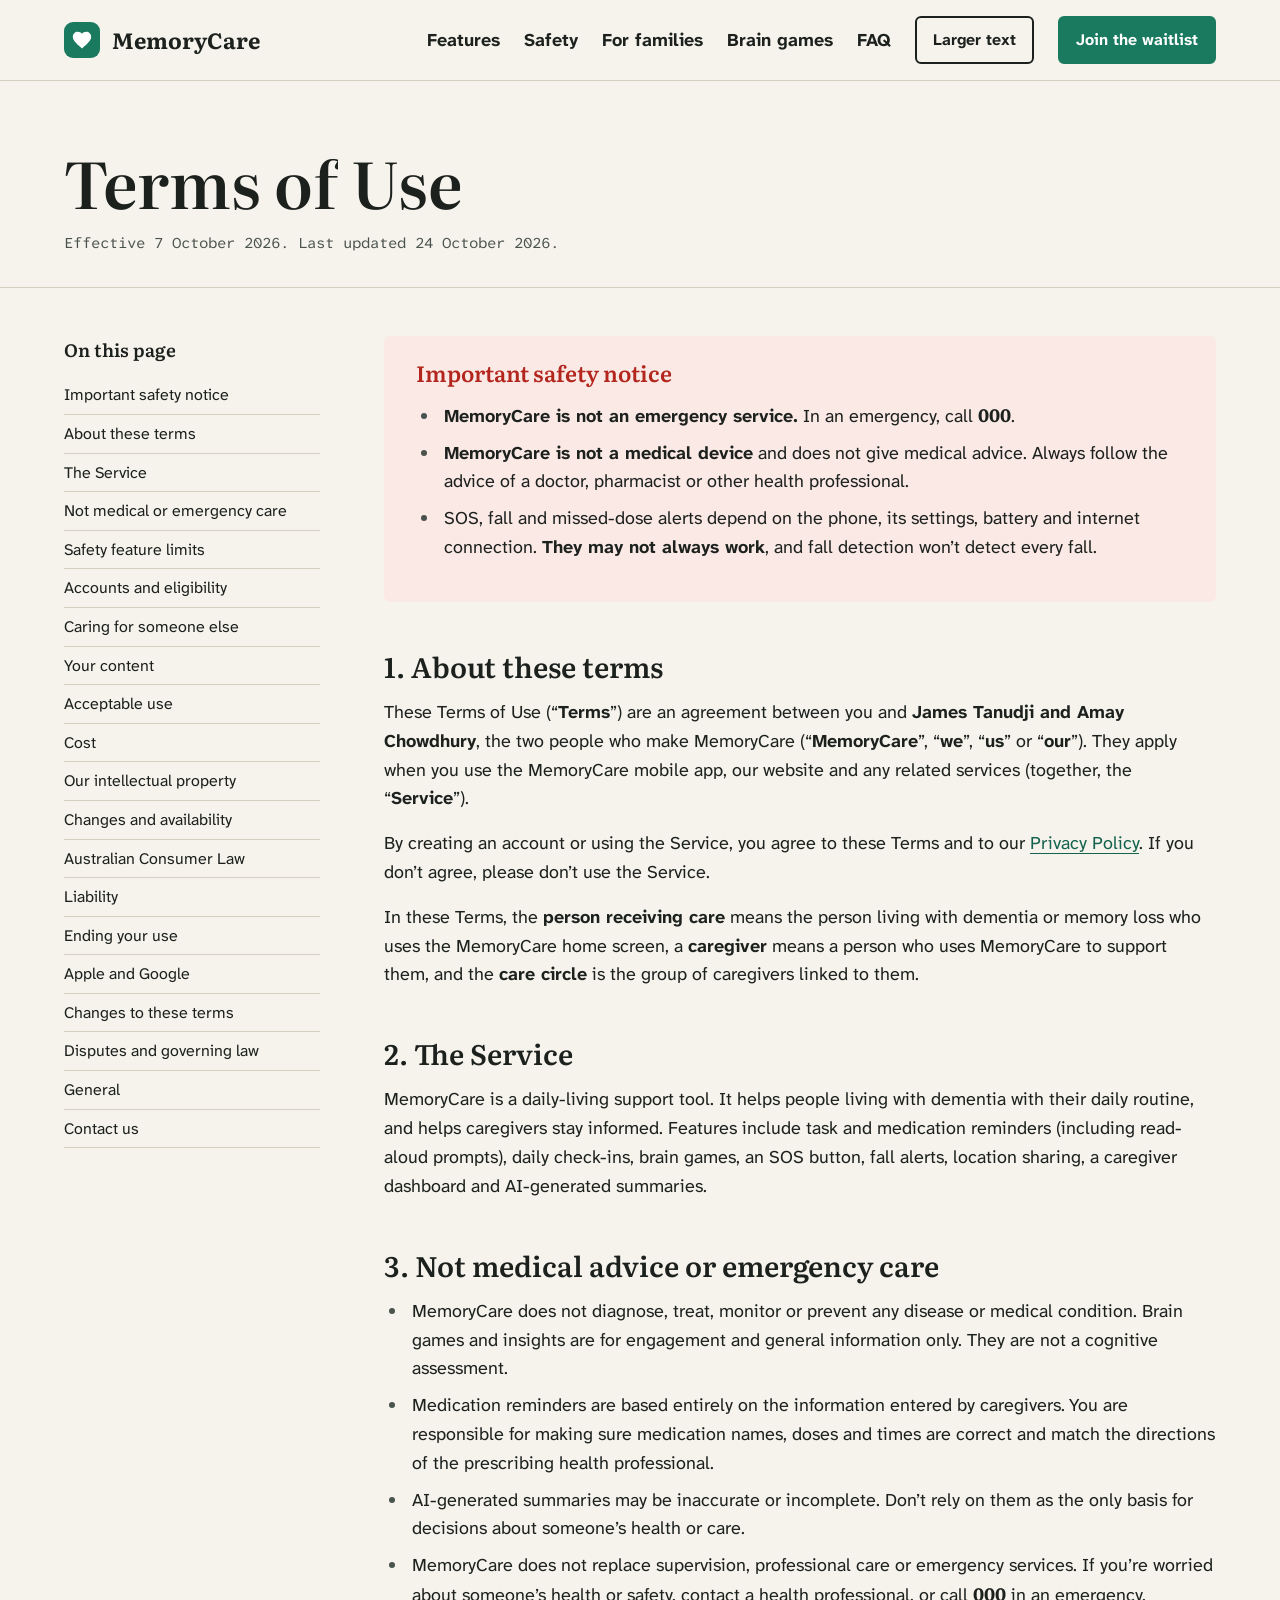
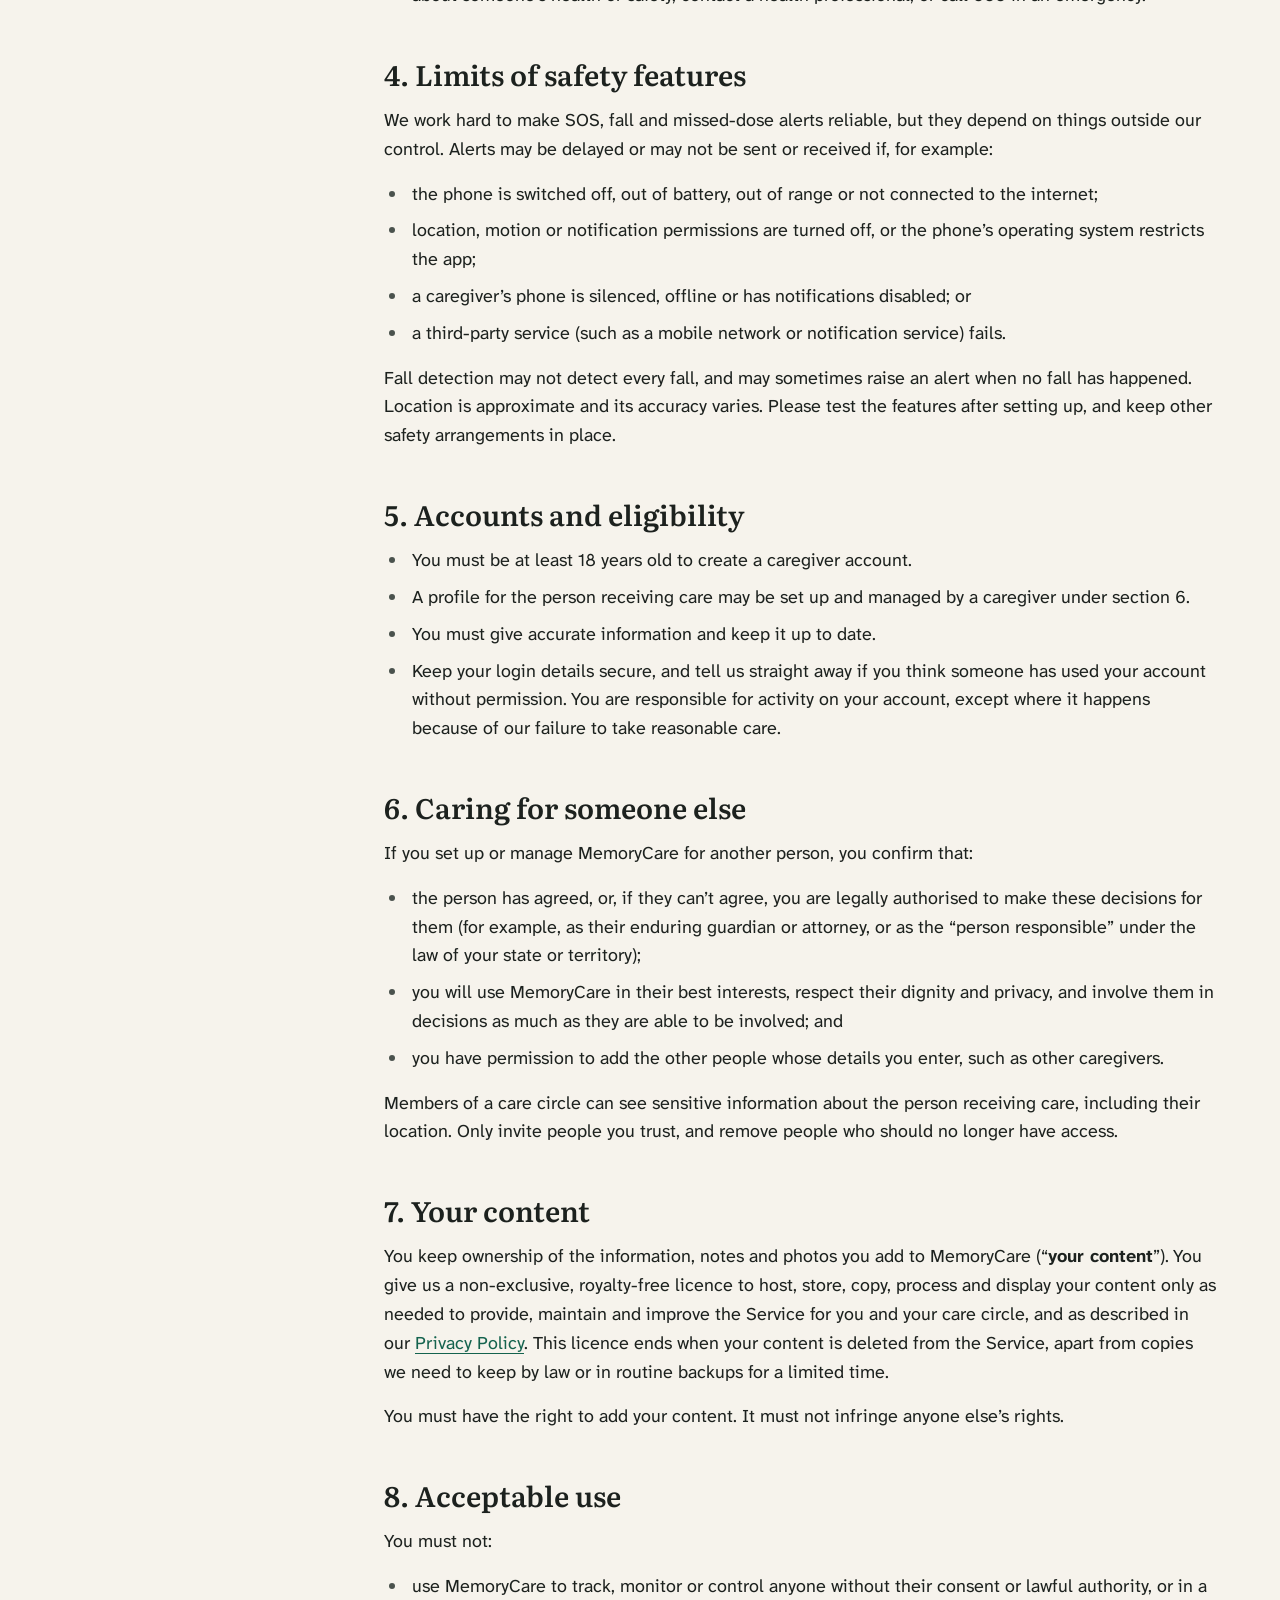
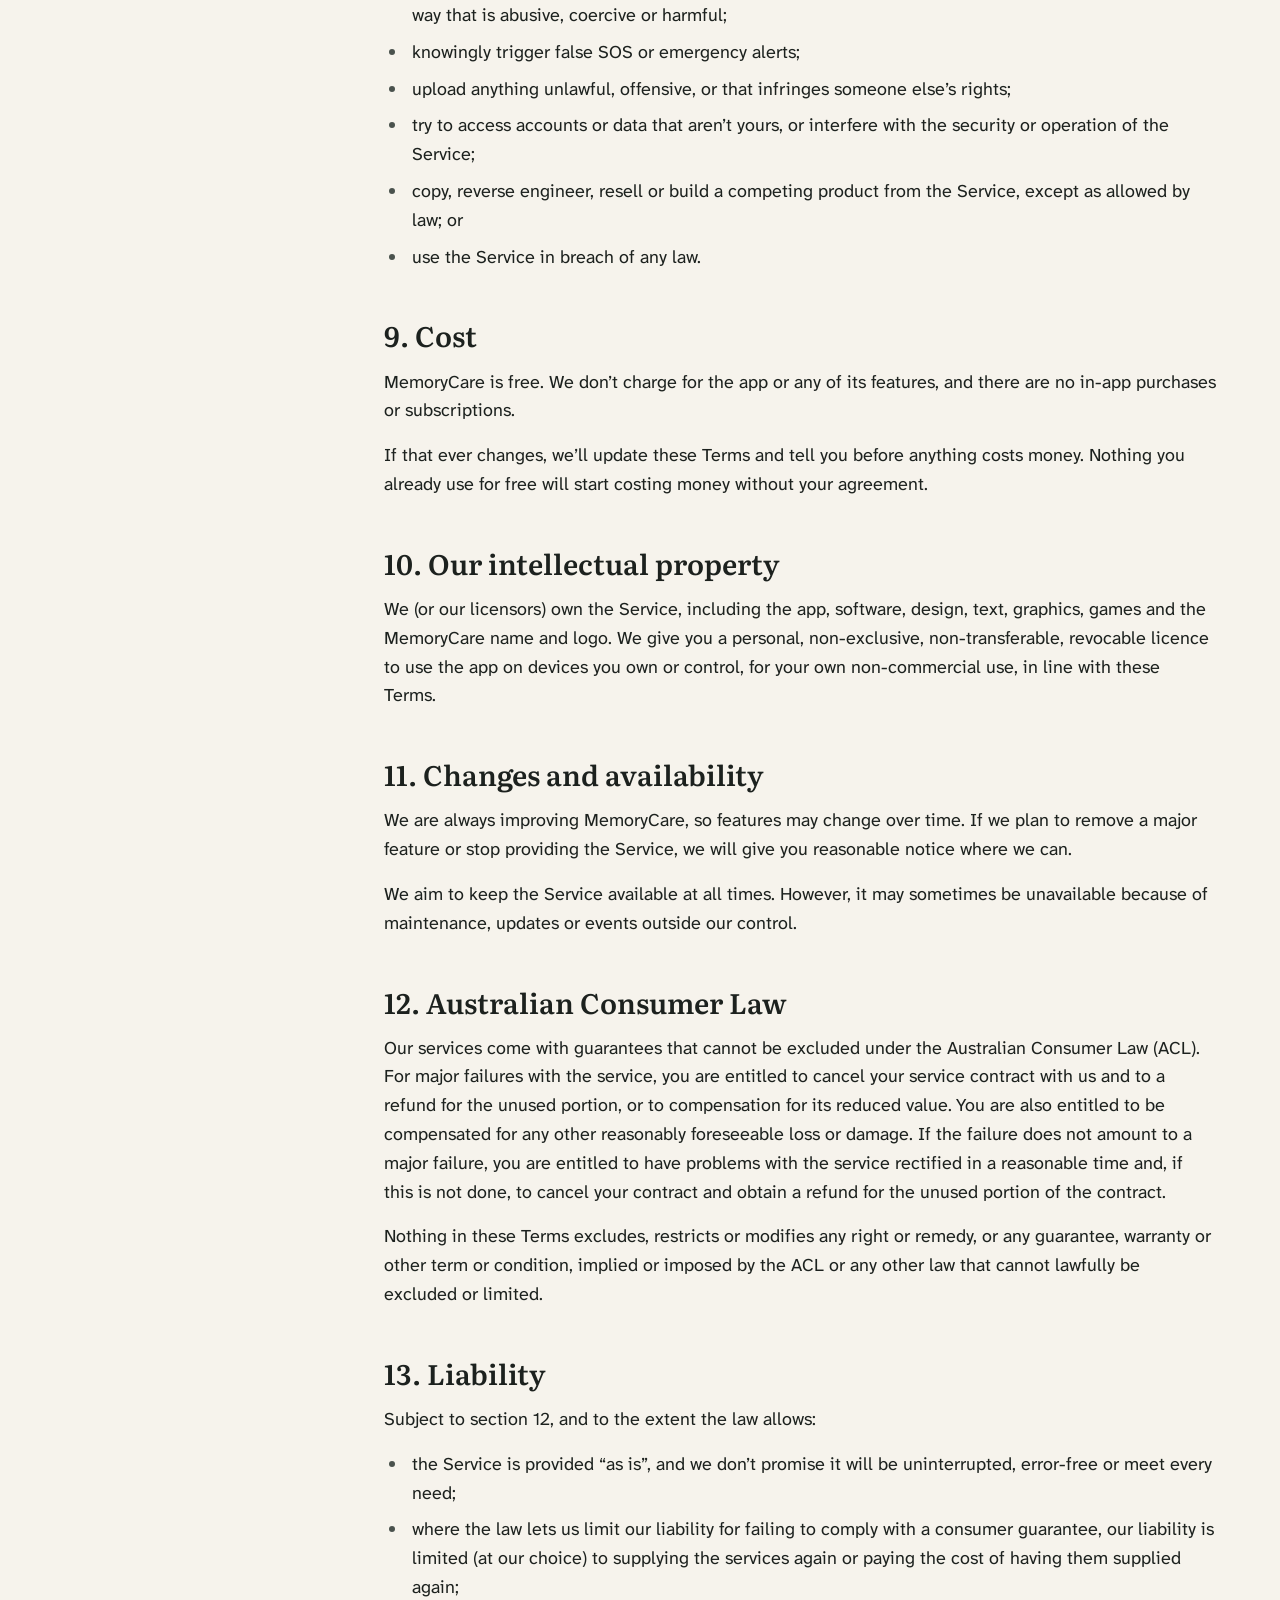
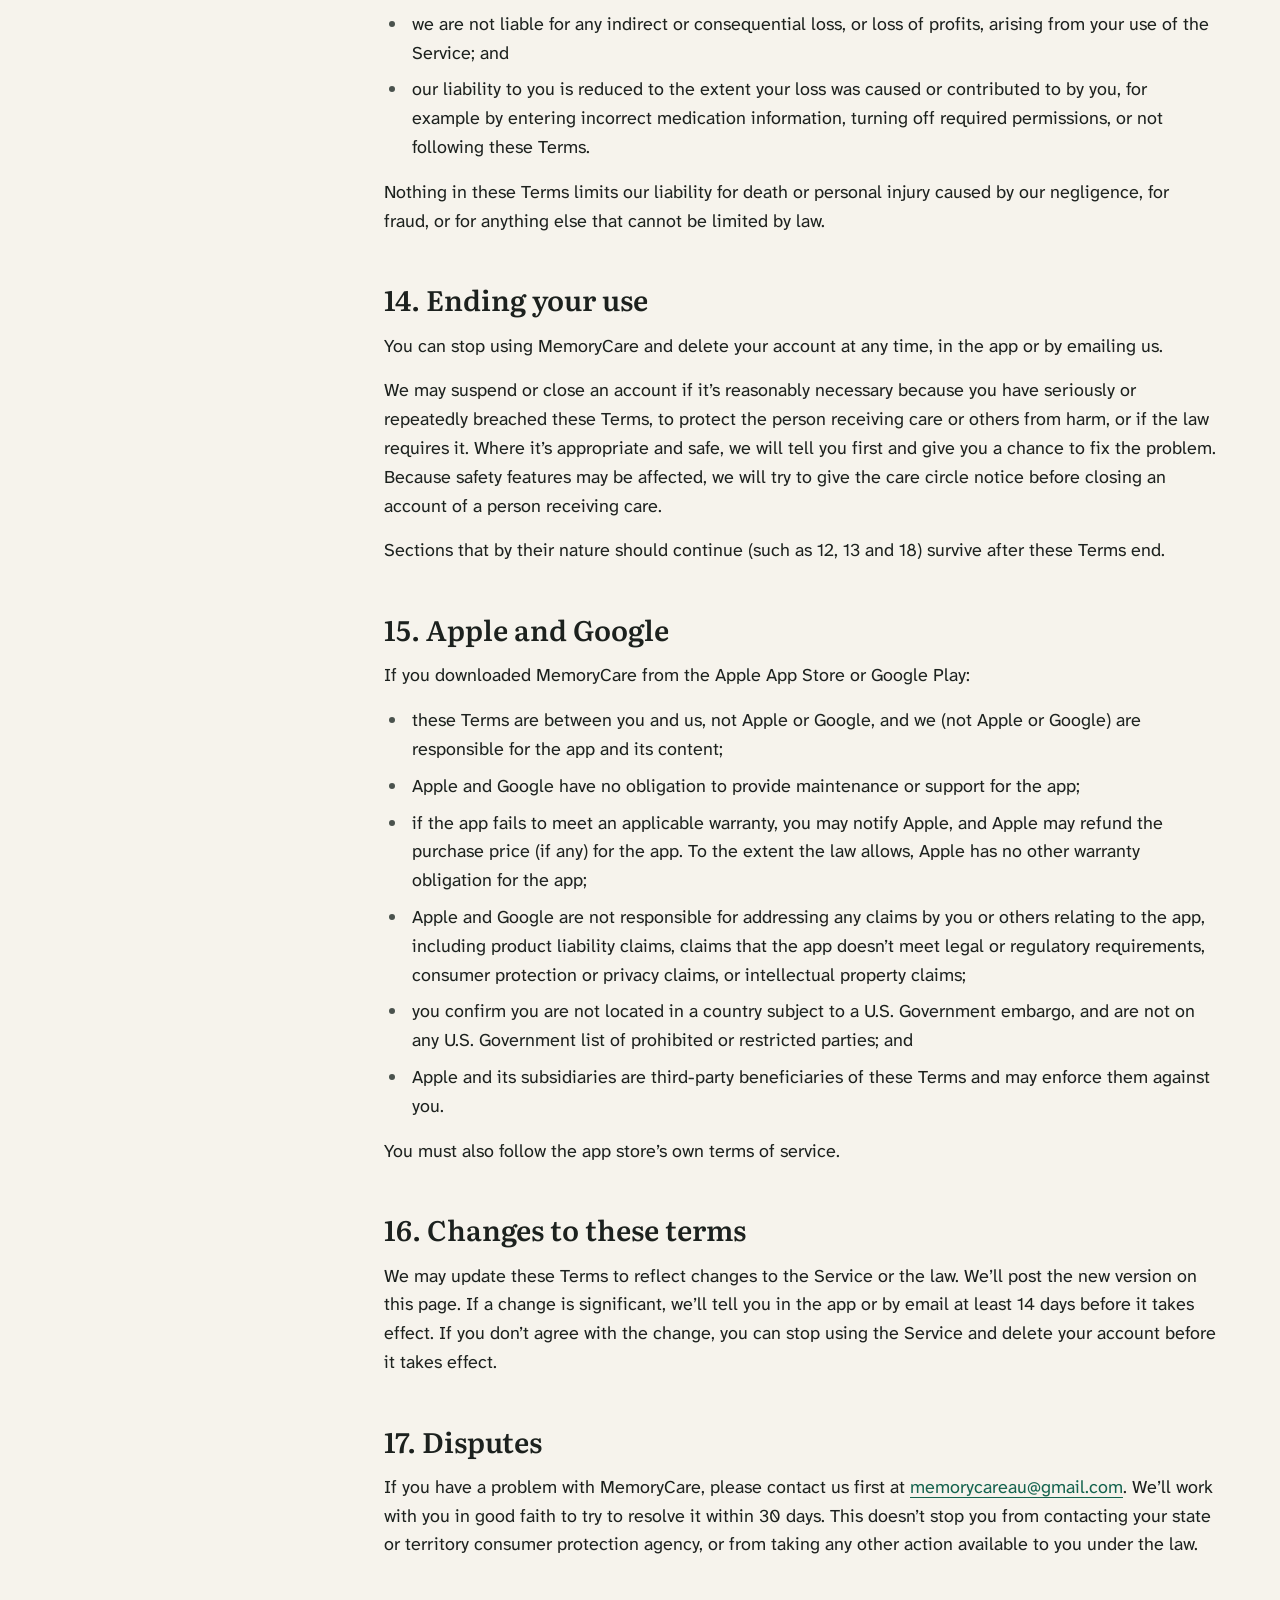
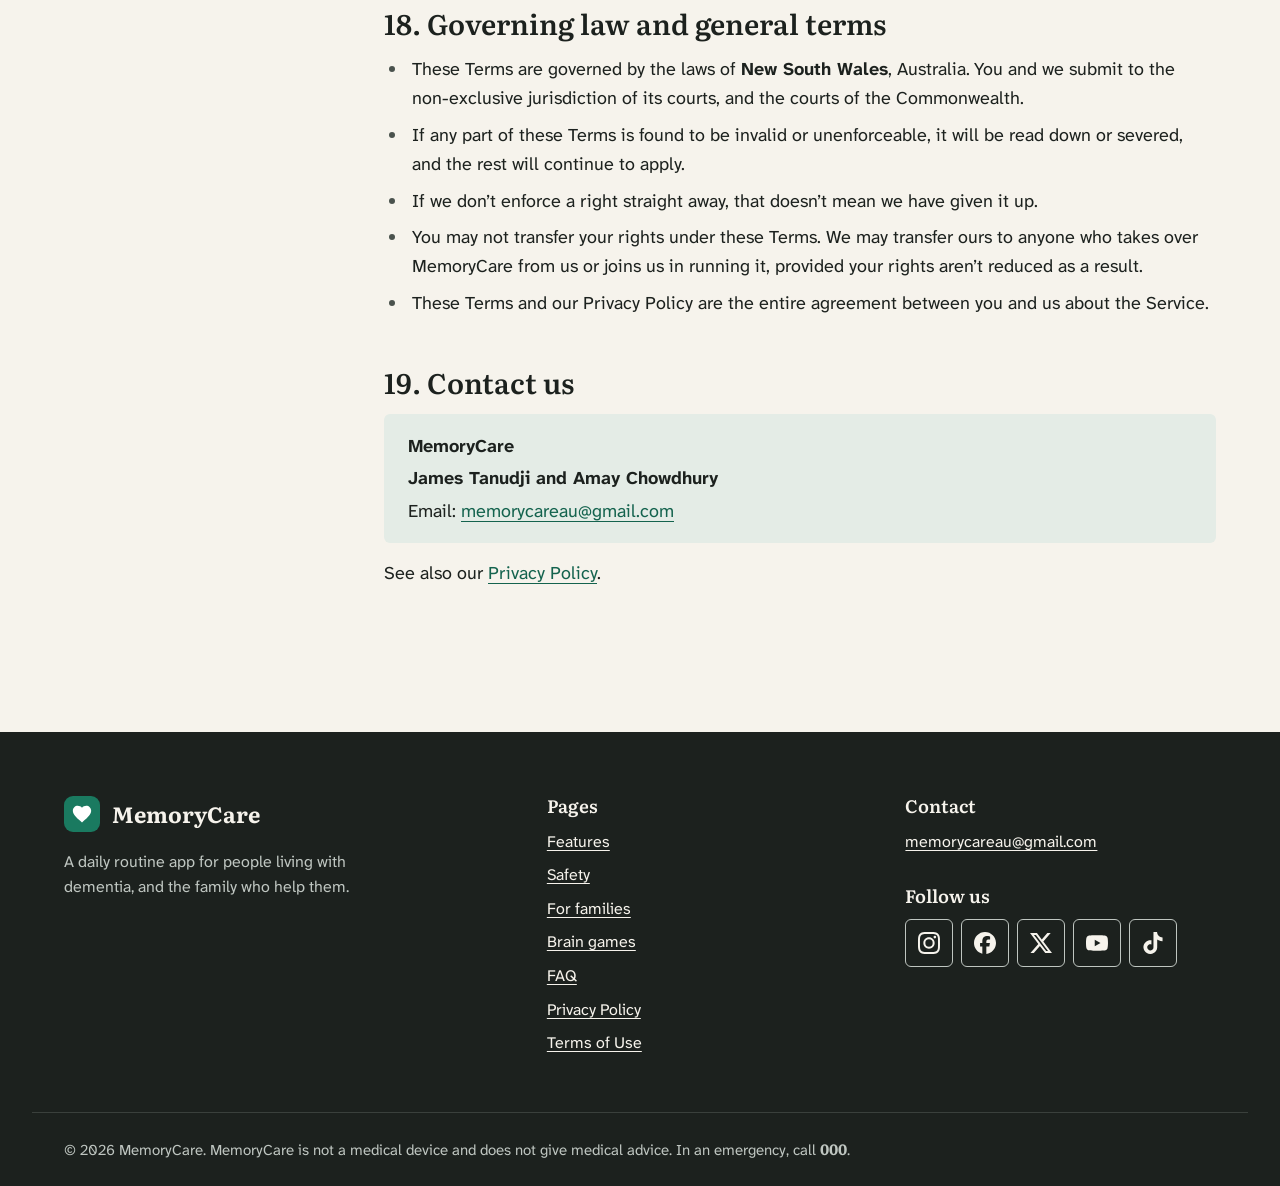
<file: terms.html>
<!doctype html>
<html lang="en-AU">
<head>
  <meta charset="utf-8">
  <meta name="viewport" content="width=device-width, initial-scale=1">
  <title>Terms of Use | MemoryCare</title>
  <meta name="description" content="The terms that apply when you use the MemoryCare app and website.">
  <meta name="theme-color" content="#1a7a60">
  <link rel="canonical" href="https://getmemorycare.app/terms.html">
  <!-- Social link previews -->
  <meta property="og:type" content="website">
  <meta property="og:site_name" content="MemoryCare">
  <meta property="og:locale" content="en_AU">
  <meta property="og:title" content="Terms of Use | MemoryCare">
  <meta property="og:description" content="The terms that apply when you use the MemoryCare app and website.">
  <meta property="og:url" content="https://getmemorycare.app/terms.html">
  <meta property="og:image" content="https://getmemorycare.app/assets/og-image.png">
  <meta property="og:image:width" content="1200">
  <meta property="og:image:height" content="630">
  <meta property="og:image:alt" content="MemoryCare: Their day, made simple. Tasks, medicines and help on one calm, easy-to-read screen. The app home screen showing the next task and today's medications.">
  <meta name="twitter:card" content="summary_large_image">
  <meta name="twitter:title" content="Terms of Use | MemoryCare">
  <meta name="twitter:description" content="The terms that apply when you use the MemoryCare app and website.">
  <meta name="twitter:image" content="https://getmemorycare.app/assets/og-image.png">
  <link rel="icon" href="assets/favicon.svg" type="image/svg+xml">
  <link rel="preconnect" href="https://fonts.googleapis.com">
  <link rel="preconnect" href="https://fonts.gstatic.com" crossorigin>
  <link href="https://fonts.googleapis.com/css2?family=Atkinson+Hyperlegible+Mono:wght@400;600&family=Atkinson+Hyperlegible+Next:ital,wght@0,400;0,700;1,400&family=Literata:opsz,wght@7..72,500..700&display=swap" rel="stylesheet">
  <link rel="stylesheet" href="styles.css">
</head>
<body>
  <a class="skip-link" href="#main">Skip to main content</a>

  <svg width="0" height="0" class="visually-hidden" aria-hidden="true">
    <symbol id="i-heart" viewBox="0 0 24 24"><path d="M12 21.2 10.6 20C5.4 15.3 2 12.2 2 8.4 2 5.3 4.4 3 7.4 3c1.7 0 3.4.8 4.6 2.1C13.2 3.8 14.9 3 16.6 3 19.6 3 22 5.3 22 8.4c0 3.8-3.4 6.9-8.6 11.6L12 21.2z"/></symbol>
    <symbol id="i-instagram" viewBox="0 0 24 24"><path d="M7.0301.084c-1.2768.0602-2.1487.264-2.911.5634-.7888.3075-1.4575.72-2.1228 1.3877-.6652.6677-1.075 1.3368-1.3802 2.127-.2954.7638-.4956 1.6365-.552 2.914-.0564 1.2775-.0689 1.6882-.0626 4.947.0062 3.2586.0206 3.6671.0825 4.9473.061 1.2765.264 2.1482.5635 2.9107.308.7889.72 1.4573 1.388 2.1228.6679.6655 1.3365 1.0743 2.1285 1.38.7632.295 1.6361.4961 2.9134.552 1.2773.056 1.6884.069 4.9462.0627 3.2578-.0062 3.668-.0207 4.9478-.0814 1.28-.0607 2.147-.2652 2.9098-.5633.7889-.3086 1.4578-.72 2.1228-1.3881.665-.6682 1.0745-1.3378 1.3795-2.1284.2957-.7632.4966-1.636.552-2.9124.056-1.2809.0692-1.6898.063-4.948-.0063-3.2583-.021-3.6668-.0817-4.9465-.0607-1.2797-.264-2.1487-.5633-2.9117-.3084-.7889-.72-1.4568-1.3876-2.1228C21.2982 1.33 20.628.9208 19.8378.6165 19.074.321 18.2017.1197 16.9244.0645 15.6471.0093 15.236-.005 11.977.0014 8.718.0076 8.31.0215 7.0301.0839m.1402 21.6932c-1.17-.0509-1.8053-.2453-2.2287-.408-.5606-.216-.96-.4771-1.3819-.895-.422-.4178-.6811-.8186-.9-1.378-.1644-.4234-.3624-1.058-.4171-2.228-.0595-1.2645-.072-1.6442-.079-4.848-.007-3.2037.0053-3.583.0607-4.848.05-1.169.2456-1.805.408-2.2282.216-.5613.4762-.96.895-1.3816.4188-.4217.8184-.6814 1.3783-.9003.423-.1651 1.0575-.3614 2.227-.4171 1.2655-.06 1.6447-.072 4.848-.079 3.2033-.007 3.5835.005 4.8495.0608 1.169.0508 1.8053.2445 2.228.408.5608.216.96.4754 1.3816.895.4217.4194.6816.8176.9005 1.3787.1653.4217.3617 1.056.4169 2.2263.0602 1.2655.0739 1.645.0796 4.848.0058 3.203-.0055 3.5834-.061 4.848-.051 1.17-.245 1.8055-.408 2.2294-.216.5604-.4763.96-.8954 1.3814-.419.4215-.8181.6811-1.3783.9-.4224.1649-1.0577.3617-2.2262.4174-1.2656.0595-1.6448.072-4.8493.079-3.2045.007-3.5825-.006-4.848-.0608M16.953 5.5864A1.44 1.44 0 1 0 18.39 4.144a1.44 1.44 0 0 0-1.437 1.4424M5.8385 12.012c.0067 3.4032 2.7706 6.1557 6.173 6.1493 3.4026-.0065 6.157-2.7701 6.1506-6.1733-.0065-3.4032-2.771-6.1565-6.174-6.1498-3.403.0067-6.156 2.771-6.1496 6.1738M8 12.0077a4 4 0 1 1 4.008 3.9921A3.9996 3.9996 0 0 1 8 12.0077"/></symbol>
    <symbol id="i-facebook" viewBox="0 0 24 24"><path d="M9.101 23.691v-7.98H6.627v-3.667h2.474v-1.58c0-4.085 1.848-5.978 5.858-5.978.401 0 .955.042 1.468.103a8.68 8.68 0 0 1 1.141.195v3.325a8.623 8.623 0 0 0-.653-.036 26.805 26.805 0 0 0-.733-.009c-.707 0-1.259.096-1.675.309a1.686 1.686 0 0 0-.679.622c-.258.42-.374.995-.374 1.752v1.297h3.919l-.386 2.103-.287 1.564h-3.246v8.245C19.396 23.238 24 18.179 24 12.044c0-6.627-5.373-12-12-12s-12 5.373-12 12c0 5.628 3.874 10.35 9.101 11.647Z"/></symbol>
    <symbol id="i-x" viewBox="0 0 24 24"><path d="M18.901 1.153h3.68l-8.04 9.19L24 22.846h-7.406l-5.8-7.584-6.638 7.584H.474l8.6-9.83L0 1.154h7.594l5.243 6.932ZM17.61 20.644h2.039L6.486 3.24H4.298Z"/></symbol>
    <symbol id="i-youtube" viewBox="0 0 24 24"><path d="M23.498 6.186a3.016 3.016 0 0 0-2.122-2.136C19.505 3.545 12 3.545 12 3.545s-7.505 0-9.377.505A3.017 3.017 0 0 0 .502 6.186C0 8.07 0 12 0 12s0 3.93.502 5.814a3.016 3.016 0 0 0 2.122 2.136c1.871.505 9.376.505 9.376.505s7.505 0 9.377-.505a3.015 3.015 0 0 0 2.122-2.136C24 15.93 24 12 24 12s0-3.93-.502-5.814zM9.545 15.568V8.432L15.818 12l-6.273 3.568z"/></symbol>
    <symbol id="i-tiktok" viewBox="0 0 24 24"><path d="M12.525.02c1.31-.02 2.61-.01 3.91-.02.08 1.53.63 3.09 1.75 4.17 1.12 1.11 2.7 1.62 4.24 1.79v4.03c-1.44-.05-2.89-.35-4.2-.97-.57-.26-1.1-.59-1.62-.93-.01 2.92.01 5.84-.02 8.75-.08 1.4-.54 2.79-1.35 3.94-1.31 1.92-3.58 3.17-5.91 3.21-1.43.08-2.86-.31-4.08-1.03-2.02-1.19-3.44-3.37-3.65-5.71-.02-.5-.03-1-.01-1.49.18-1.9 1.12-3.72 2.58-4.96 1.66-1.44 3.98-2.13 6.15-1.72.02 1.48-.04 2.96-.04 4.44-.99-.32-2.15-.23-3.02.37-.63.41-1.11 1.04-1.36 1.75-.21.51-.15 1.07-.14 1.61.24 1.64 1.82 3.02 3.5 2.87 1.12-.01 2.19-.66 2.77-1.61.19-.33.4-.67.41-1.06.1-1.79.06-3.57.07-5.36.01-4.03-.01-8.05.02-12.07z"/></symbol>
  </svg>

  <header class="masthead">
    <div class="container masthead-inner">
      <a class="wordmark" href="index.html">
        <span class="wordmark-icon" aria-hidden="true"><svg><use href="#i-heart"/></svg></span>
        MemoryCare
      </a>

      <button class="menu-button" type="button" aria-expanded="false" aria-controls="site-nav">Menu</button>

      <nav id="site-nav" class="site-nav" aria-label="Main">
        <ul>
          <li><a href="index.html#features">Features</a></li>
          <li><a href="index.html#safety">Safety</a></li>
          <li><a href="index.html#families">For families</a></li>
          <li><a href="index.html#games">Brain games</a></li>
          <li><a href="index.html#questions">FAQ</a></li>
        </ul>
        <button class="text-size" type="button" aria-pressed="false">Larger text</button>
        <a class="button" href="index.html#waitlist">Join the waitlist</a>
      </nav>
    </div>
  </header>

  <main id="main">
    <header class="page-head">
      <div class="container">
        <h1>Terms of Use</h1>
        <p class="page-meta">Effective 7 October 2026. Last updated 24 October 2026.</p>
      </div>
    </header>

    <div class="container legal-layout">
      <nav class="toc" aria-label="On this page">
        <details class="toc-details" open>
        <summary class="toc-title">On this page</summary>
        <ol>
          <li><a href="#important">Important safety notice</a></li>
          <li><a href="#agreement">About these terms</a></li>
          <li><a href="#service">The Service</a></li>
          <li><a href="#not-medical">Not medical or emergency care</a></li>
          <li><a href="#safety-features">Safety feature limits</a></li>
          <li><a href="#accounts">Accounts and eligibility</a></li>
          <li><a href="#care-circle">Caring for someone else</a></li>
          <li><a href="#your-content">Your content</a></li>
          <li><a href="#acceptable-use">Acceptable use</a></li>
          <li><a href="#fees">Cost</a></li>
          <li><a href="#ip">Our intellectual property</a></li>
          <li><a href="#changes-service">Changes and availability</a></li>
          <li><a href="#acl">Australian Consumer Law</a></li>
          <li><a href="#liability">Liability</a></li>
          <li><a href="#ending">Ending your use</a></li>
          <li><a href="#app-stores">Apple and Google</a></li>
          <li><a href="#changes-terms">Changes to these terms</a></li>
          <li><a href="#disputes">Disputes and governing law</a></li>
          <li><a href="#general">General</a></li>
          <li><a href="#contact">Contact us</a></li>
        </ol>
        </details>
      </nav>

      <article class="prose">
        <section id="important" class="summary-box summary-box-alert" aria-labelledby="important-title">
          <h2 id="important-title">Important safety notice</h2>
          <ul>
            <li><strong>MemoryCare is not an emergency service.</strong> In an emergency, call <strong><span class="tel">000</span></strong>.</li>
            <li><strong>MemoryCare is not a medical device</strong> and does not give medical advice. Always follow the advice of a doctor, pharmacist or other health professional.</li>
            <li>SOS, fall and missed-dose alerts depend on the phone, its settings, battery and internet connection. <strong>They may not always work</strong>, and fall detection won’t detect every fall.</li>
          </ul>
        </section>

        <section id="agreement">
          <h2>1. About these terms</h2>
          <p>These Terms of Use (“<strong>Terms</strong>”) are an agreement between you and <strong>James Tanudji and Amay Chowdhury</strong>, the two people who make MemoryCare (“<strong>MemoryCare</strong>”, “<strong>we</strong>”, “<strong>us</strong>” or “<strong>our</strong>”). They apply when you use the MemoryCare mobile app, our website and any related services (together, the “<strong>Service</strong>”).</p>
          <p>By creating an account or using the Service, you agree to these Terms and to our <a href="privacy.html">Privacy Policy</a>. If you don’t agree, please don’t use the Service.</p>
          <p>In these Terms, the <strong>person receiving care</strong> means the person living with dementia or memory loss who uses the MemoryCare home screen, a <strong>caregiver</strong> means a person who uses MemoryCare to support them, and the <strong>care circle</strong> is the group of caregivers linked to them.</p>
        </section>

        <section id="service">
          <h2>2. The Service</h2>
          <p>MemoryCare is a daily-living support tool. It helps people living with dementia with their daily routine, and helps caregivers stay informed. Features include task and medication reminders (including read-aloud prompts), daily check-ins, brain games, an SOS button, fall alerts, location sharing, a caregiver dashboard and AI-generated summaries.</p>
        </section>

        <section id="not-medical">
          <h2>3. Not medical advice or emergency care</h2>
          <ul>
            <li>MemoryCare does not diagnose, treat, monitor or prevent any disease or medical condition. Brain games and insights are for engagement and general information only. They are not a cognitive assessment.</li>
            <li>Medication reminders are based entirely on the information entered by caregivers. You are responsible for making sure medication names, doses and times are correct and match the directions of the prescribing health professional.</li>
            <li>AI-generated summaries may be inaccurate or incomplete. Don’t rely on them as the only basis for decisions about someone’s health or care.</li>
            <li>MemoryCare does not replace supervision, professional care or emergency services. If you’re worried about someone’s health or safety, contact a health professional, or call <span class="tel">000</span> in an emergency.</li>
          </ul>
        </section>

        <section id="safety-features">
          <h2>4. Limits of safety features</h2>
          <p>We work hard to make SOS, fall and missed-dose alerts reliable, but they depend on things outside our control. Alerts may be delayed or may not be sent or received if, for example:</p>
          <ul>
            <li>the phone is switched off, out of battery, out of range or not connected to the internet;</li>
            <li>location, motion or notification permissions are turned off, or the phone’s operating system restricts the app;</li>
            <li>a caregiver’s phone is silenced, offline or has notifications disabled; or</li>
            <li>a third-party service (such as a mobile network or notification service) fails.</li>
          </ul>
          <p>Fall detection may not detect every fall, and may sometimes raise an alert when no fall has happened. Location is approximate and its accuracy varies. Please test the features after setting up, and keep other safety arrangements in place.</p>
        </section>

        <section id="accounts">
          <h2>5. Accounts and eligibility</h2>
          <ul>
            <li>You must be at least 18 years old to create a caregiver account.</li>
            <li>A profile for the person receiving care may be set up and managed by a caregiver under section 6.</li>
            <li>You must give accurate information and keep it up to date.</li>
            <li>Keep your login details secure, and tell us straight away if you think someone has used your account without permission. You are responsible for activity on your account, except where it happens because of our failure to take reasonable care.</li>
          </ul>
        </section>

        <section id="care-circle">
          <h2>6. Caring for someone else</h2>
          <p>If you set up or manage MemoryCare for another person, you confirm that:</p>
          <ul>
            <li>the person has agreed, or, if they can’t agree, you are legally authorised to make these decisions for them (for example, as their enduring guardian or attorney, or as the “person responsible” under the law of your state or territory);</li>
            <li>you will use MemoryCare in their best interests, respect their dignity and privacy, and involve them in decisions as much as they are able to be involved; and</li>
            <li>you have permission to add the other people whose details you enter, such as other caregivers.</li>
          </ul>
          <p>Members of a care circle can see sensitive information about the person receiving care, including their location. Only invite people you trust, and remove people who should no longer have access.</p>
        </section>

        <section id="your-content">
          <h2>7. Your content</h2>
          <p>You keep ownership of the information, notes and photos you add to MemoryCare (“<strong>your content</strong>”). You give us a non-exclusive, royalty-free licence to host, store, copy, process and display your content only as needed to provide, maintain and improve the Service for you and your care circle, and as described in our <a href="privacy.html">Privacy Policy</a>. This licence ends when your content is deleted from the Service, apart from copies we need to keep by law or in routine backups for a limited time.</p>
          <p>You must have the right to add your content. It must not infringe anyone else’s rights.</p>
        </section>

        <section id="acceptable-use">
          <h2>8. Acceptable use</h2>
          <p>You must not:</p>
          <ul>
            <li>use MemoryCare to track, monitor or control anyone without their consent or lawful authority, or in a way that is abusive, coercive or harmful;</li>
            <li>knowingly trigger false SOS or emergency alerts;</li>
            <li>upload anything unlawful, offensive, or that infringes someone else’s rights;</li>
            <li>try to access accounts or data that aren’t yours, or interfere with the security or operation of the Service;</li>
            <li>copy, reverse engineer, resell or build a competing product from the Service, except as allowed by law; or</li>
            <li>use the Service in breach of any law.</li>
          </ul>
        </section>

        <section id="fees">
          <h2>9. Cost</h2>
          <p>MemoryCare is free. We don’t charge for the app or any of its features, and there are no in-app purchases or subscriptions.</p>
          <p>If that ever changes, we’ll update these Terms and tell you before anything costs money. Nothing you already use for free will start costing money without your agreement.</p>
        </section>

        <section id="ip">
          <h2>10. Our intellectual property</h2>
          <p>We (or our licensors) own the Service, including the app, software, design, text, graphics, games and the MemoryCare name and logo. We give you a personal, non-exclusive, non-transferable, revocable licence to use the app on devices you own or control, for your own non-commercial use, in line with these Terms.</p>
        </section>

        <section id="changes-service">
          <h2>11. Changes and availability</h2>
          <p>We are always improving MemoryCare, so features may change over time. If we plan to remove a major feature or stop providing the Service, we will give you reasonable notice where we can.</p>
          <p>We aim to keep the Service available at all times. However, it may sometimes be unavailable because of maintenance, updates or events outside our control.</p>
        </section>

        <section id="acl">
          <h2>12. Australian Consumer Law</h2>
          <p>Our services come with guarantees that cannot be excluded under the Australian Consumer Law (ACL). For major failures with the service, you are entitled to cancel your service contract with us and to a refund for the unused portion, or to compensation for its reduced value. You are also entitled to be compensated for any other reasonably foreseeable loss or damage. If the failure does not amount to a major failure, you are entitled to have problems with the service rectified in a reasonable time and, if this is not done, to cancel your contract and obtain a refund for the unused portion of the contract.</p>
          <p>Nothing in these Terms excludes, restricts or modifies any right or remedy, or any guarantee, warranty or other term or condition, implied or imposed by the ACL or any other law that cannot lawfully be excluded or limited.</p>
        </section>

        <section id="liability">
          <h2>13. Liability</h2>
          <p>Subject to section 12, and to the extent the law allows:</p>
          <ul>
            <li>the Service is provided “as is”, and we don’t promise it will be uninterrupted, error-free or meet every need;</li>
            <li>where the law lets us limit our liability for failing to comply with a consumer guarantee, our liability is limited (at our choice) to supplying the services again or paying the cost of having them supplied again;</li>
            <li>we are not liable for any indirect or consequential loss, or loss of profits, arising from your use of the Service; and</li>
            <li>our liability to you is reduced to the extent your loss was caused or contributed to by you, for example by entering incorrect medication information, turning off required permissions, or not following these Terms.</li>
          </ul>
          <p>Nothing in these Terms limits our liability for death or personal injury caused by our negligence, for fraud, or for anything else that cannot be limited by law.</p>
        </section>

        <section id="ending">
          <h2>14. Ending your use</h2>
          <p>You can stop using MemoryCare and delete your account at any time, in the app or by emailing us.</p>
          <p>We may suspend or close an account if it’s reasonably necessary because you have seriously or repeatedly breached these Terms, to protect the person receiving care or others from harm, or if the law requires it. Where it’s appropriate and safe, we will tell you first and give you a chance to fix the problem. Because safety features may be affected, we will try to give the care circle notice before closing an account of a person receiving care.</p>
          <p>Sections that by their nature should continue (such as 12, 13 and 18) survive after these Terms end.</p>
        </section>

        <section id="app-stores">
          <h2>15. Apple and Google</h2>
          <p>If you downloaded MemoryCare from the Apple App Store or Google Play:</p>
          <ul>
            <li>these Terms are between you and us, not Apple or Google, and we (not Apple or Google) are responsible for the app and its content;</li>
            <li>Apple and Google have no obligation to provide maintenance or support for the app;</li>
            <li>if the app fails to meet an applicable warranty, you may notify Apple, and Apple may refund the purchase price (if any) for the app. To the extent the law allows, Apple has no other warranty obligation for the app;</li>
            <li>Apple and Google are not responsible for addressing any claims by you or others relating to the app, including product liability claims, claims that the app doesn’t meet legal or regulatory requirements, consumer protection or privacy claims, or intellectual property claims;</li>
            <li>you confirm you are not located in a country subject to a U.S. Government embargo, and are not on any U.S. Government list of prohibited or restricted parties; and</li>
            <li>Apple and its subsidiaries are third-party beneficiaries of these Terms and may enforce them against you.</li>
          </ul>
          <p>You must also follow the app store’s own terms of service.</p>
        </section>

        <section id="changes-terms">
          <h2>16. Changes to these terms</h2>
          <p>We may update these Terms to reflect changes to the Service or the law. We’ll post the new version on this page. If a change is significant, we’ll tell you in the app or by email at least 14 days before it takes effect. If you don’t agree with the change, you can stop using the Service and delete your account before it takes effect.</p>
        </section>

        <section id="disputes">
          <h2>17. Disputes</h2>
          <p>If you have a problem with MemoryCare, please contact us first at <a href="mailto:memorycareau@gmail.com">memorycareau@gmail.com</a>. We’ll work with you in good faith to try to resolve it within 30 days. This doesn’t stop you from contacting your state or territory consumer protection agency, or from taking any other action available to you under the law.</p>
        </section>

        <section id="general">
          <h2>18. Governing law and general terms</h2>
          <ul>
            <li>These Terms are governed by the laws of <strong>New South Wales</strong>, Australia. You and we submit to the non-exclusive jurisdiction of its courts, and the courts of the Commonwealth.</li>
            <li>If any part of these Terms is found to be invalid or unenforceable, it will be read down or severed, and the rest will continue to apply.</li>
            <li>If we don’t enforce a right straight away, that doesn’t mean we have given it up.</li>
            <li>You may not transfer your rights under these Terms. We may transfer ours to anyone who takes over MemoryCare from us or joins us in running it, provided your rights aren’t reduced as a result.</li>
            <li>These Terms and our Privacy Policy are the entire agreement between you and us about the Service.</li>
          </ul>
        </section>

        <section id="contact">
          <h2>19. Contact us</h2>
          <p class="contact-card">
            <strong>MemoryCare</strong><br>
            <strong>James Tanudji and Amay Chowdhury</strong><br>
            Email: <a href="mailto:memorycareau@gmail.com">memorycareau@gmail.com</a>
          </p>
          <p>See also our <a href="privacy.html">Privacy Policy</a>.</p>
        </section>
      </article>
    </div>
  </main>

  <footer class="colophon">
    <div class="container colophon-grid">
      <div>
        <a class="wordmark" href="index.html">
          <span class="wordmark-icon" aria-hidden="true"><svg><use href="#i-heart"/></svg></span>
          MemoryCare
        </a>
        <p class="colophon-note">A daily routine app for people living with dementia, and the family who help them.</p>
      </div>

      <nav aria-label="Footer">
        <h2 class="colophon-heading">Pages</h2>
        <ul class="colophon-links">
          <li><a href="index.html#features">Features</a></li>
          <li><a href="index.html#safety">Safety</a></li>
          <li><a href="index.html#families">For families</a></li>
          <li><a href="index.html#games">Brain games</a></li>
          <li><a href="index.html#questions">FAQ</a></li>
          <li><a href="privacy.html">Privacy Policy</a></li>
          <li><a href="terms.html" aria-current="page">Terms of Use</a></li>
        </ul>
      </nav>

      <div>
        <h2 class="colophon-heading">Contact</h2>
        <p><a href="mailto:memorycareau@gmail.com">memorycareau@gmail.com</a></p>
        <h2 class="colophon-heading">Follow us</h2>
        <ul class="social" aria-label="MemoryCare on social media">
          <li><a href="https://www.instagram.com/memorycare_au/" target="_blank" rel="noopener" aria-label="Instagram (opens in a new tab)"><svg aria-hidden="true"><use href="#i-instagram"/></svg></a></li>
          <li><a href="https://www.facebook.com/memorycareau/" target="_blank" rel="noopener" aria-label="Facebook (opens in a new tab)"><svg aria-hidden="true"><use href="#i-facebook"/></svg></a></li>
          <li><a href="https://x.com/MemoryCare_au" target="_blank" rel="noopener" aria-label="X (opens in a new tab)"><svg aria-hidden="true"><use href="#i-x"/></svg></a></li>
          <li><a href="https://www.youtube.com/@memorycare_au" target="_blank" rel="noopener" aria-label="YouTube (opens in a new tab)"><svg aria-hidden="true"><use href="#i-youtube"/></svg></a></li>
          <li><a href="https://www.tiktok.com/@memorycare_au" target="_blank" rel="noopener" aria-label="TikTok (opens in a new tab)"><svg aria-hidden="true"><use href="#i-tiktok"/></svg></a></li>
        </ul>
      </div>
    </div>
    <div class="container colophon-legal">
      <p>&copy; <span id="year">2026</span> MemoryCare. MemoryCare is not a medical device and does not give medical advice. In an emergency, call <span class="tel">000</span>.</p>
    </div>
  </footer>

  <script src="script.js"></script>
</body>
</html>
</file>
<file: styles.css>
/* MemoryCare website styles

   Type: Literata (headings) and Atkinson Hyperlegible Next (text), which was
   designed by the Braille Institute for readers with low vision. Times and
   numbers use Atkinson Hyperlegible Mono.

   Spacing: only the --s-* scale below. Colour pairs all meet WCAG AA in
   both themes. Hover and other state changes are instant. The only motion
   is the entrance animation at the end of this file, which is switched off
   for anyone who prefers reduced motion. */

:root {
  /* Spacing scale */
  --s-1: 0.25rem;
  --s-2: 0.5rem;
  --s-3: 0.75rem;
  --s-4: 1rem;
  --s-5: 1.5rem;
  --s-6: 2rem;
  --s-7: 3rem;
  --s-8: 4rem;
  --s-9: 6rem;

  /* Colour */
  --paper: #f6f3ec;
  --band: #e4ece6;
  --ink: #1c211e;
  --muted: #4a524d;
  --rule: #d6d0c3;
  --rule-strong: #8f958f;
  --green: #1a7a60;
  --link: #14634e;
  --ochre: #b7791f;
  --red: #b3261e;
  --alert-band: #fbe9e5;
  --field: #14523f;
  --on-field: #f6f3ec;
  --on-field-muted: #cfe3d9;
  --field-rule: #3b7563;
  --foot: #1c211e;
  --on-foot: #f6f3ec;
  --on-foot-muted: #bfc6c1;
  --foot-rule: #3a403c;
  --button: #1a7a60;
  --on-button: #ffffff;
  --focus: #b35c00;
  --input: #ffffff;
  --error: #b3261e;

  /* Type */
  --serif: "Literata", Georgia, "Times New Roman", serif;
  --sans: "Atkinson Hyperlegible Next", "Atkinson Hyperlegible", system-ui, sans-serif;
  --mono: "Atkinson Hyperlegible Mono", ui-monospace, "SF Mono", Menlo, monospace;

  --container: 76rem;
  --gutter: var(--s-4);
  --radius: 6px;
  --ease: cubic-bezier(0.2, 0.7, 0.2, 1);
}

@media (prefers-color-scheme: dark) {
  :root {
    --paper: #121614;
    --band: #1b2420;
    --ink: #eef0ea;
    --muted: #b8c2bc;
    --rule: #2f3833;
    --rule-strong: #6d7771;
    --link: #7fd1b4;
    --ochre: #e0a54a;
    --red: #ff8a7a;
    --alert-band: #2a1714;
    --field: #0b3a2d;
    --on-field: #eef0ea;
    --on-field-muted: #c4dccf;
    --field-rule: #2c5c4c;
    --foot: #0a0d0b;
    --on-foot: #eef0ea;
    --on-foot-muted: #b8c2bc;
    --foot-rule: #2a302c;
    --button: #7fd1b4;
    --on-button: #121614;
    --focus: #ffb454;
    --input: #0c100e;
    --error: #ff8a7a;
  }
}

@media (min-width: 48rem) { :root { --gutter: var(--s-6); } }

/* "Larger text" scales everything sized in rem */
html.text-large { font-size: 118.75%; }

/* ---------- Base ---------- */
*, *::before, *::after { box-sizing: border-box; }

html { -webkit-text-size-adjust: 100%; }

body {
  margin: 0;
  background: var(--paper);
  color: var(--ink);
  font-family: var(--sans);
  font-size: 1.125rem;
  line-height: 1.6;
  overflow-x: hidden;
}

h1, h2, h3 {
  margin: 0;
  font-family: var(--serif);
  font-weight: 600;
  line-height: 1.15;
  text-wrap: balance;
}

p { margin: 0 0 var(--s-4); }
p:last-child { margin-bottom: 0; }

ul, ol, dl, dd, figure { margin: 0; padding: 0; }
ul, ol { list-style: none; }
img { display: block; max-width: 100%; height: auto; }

a {
  color: var(--link);
  text-decoration-thickness: 1px;
  text-underline-offset: 0.2em;
}
a:hover { text-decoration-thickness: 3px; }

:focus-visible {
  outline: 3px solid var(--focus);
  outline-offset: 3px;
}

.visually-hidden {
  position: absolute !important;
  width: 1px; height: 1px;
  overflow: hidden;
  clip: rect(0 0 0 0);
  white-space: nowrap;
}

.skip-link {
  position: absolute;
  left: var(--s-4);
  top: -10rem;
  z-index: 10;
  padding: var(--s-3) var(--s-4);
  background: var(--ink);
  color: var(--paper);
  font-weight: 700;
}
.skip-link:focus { top: var(--s-4); }

.container {
  width: 100%;
  max-width: var(--container);
  margin-inline: auto;
  padding-inline: var(--gutter);
}

/* ---------- Buttons ---------- */
.button,
.menu-button,
.text-size {
  display: inline-flex;
  align-items: center;
  justify-content: center;
  min-height: 48px;
  padding: 0 var(--s-4);
  border-radius: var(--radius);
  font: 700 1rem/1 var(--sans);
  text-decoration: none;
  cursor: pointer;
}
.button {
  border: 2px solid var(--button);
  background: var(--button);
  color: var(--on-button);
}
.button:hover {
  border-color: var(--ink);
  background: var(--ink);
  color: var(--paper);
}
.menu-button,
.text-size {
  border: 2px solid var(--ink);
  background: transparent;
  color: var(--ink);
}
.menu-button:hover,
.text-size:hover,
.text-size[aria-pressed="true"] {
  background: var(--ink);
  color: var(--paper);
}

/* ---------- Masthead ---------- */
.masthead { border-bottom: 1px solid var(--rule); }
.masthead-inner {
  display: flex;
  align-items: center;
  justify-content: space-between;
  gap: var(--s-4);
  padding-block: var(--s-4);
}

.wordmark {
  display: inline-flex;
  align-items: center;
  gap: var(--s-3);
  color: var(--ink);
  font-family: var(--serif);
  font-size: 1.375rem;
  font-weight: 700;
  text-decoration: none;
}
.wordmark-icon {
  display: grid;
  place-items: center;
  width: 36px; height: 36px;
  border-radius: 9px;
  background: var(--green);
  color: #fff;
}
.wordmark-icon svg { width: 22px; height: 22px; fill: currentColor; }

.site-nav { display: flex; align-items: center; gap: var(--s-5); }
.site-nav ul { display: flex; gap: var(--s-5); }
.site-nav ul a { color: var(--ink); font-weight: 700; text-decoration: none; }
.site-nav ul a:hover { text-decoration: underline; text-decoration-thickness: 3px; }

.menu-button { display: none; }

@media (max-width: 60rem) {
  .masthead { position: relative; }
  .menu-button { display: inline-flex; }
  .site-nav {
    display: none;
    position: absolute;
    top: 100%; left: 0; right: 0;
    z-index: 5;
    flex-direction: column;
    align-items: stretch;
    gap: var(--s-4);
    padding: var(--s-2) var(--gutter) var(--s-5);
    background: var(--paper);
    border-bottom: 1px solid var(--rule);
  }
  .site-nav.is-open { display: flex; }
  .site-nav ul { flex-direction: column; gap: 0; }
  .site-nav ul a { display: block; padding: var(--s-3) 0; border-bottom: 1px solid var(--rule); }
}

/* ---------- Opening ---------- */
.opening { padding: var(--s-8) 0 var(--s-9); }
.opening-grid { display: grid; gap: var(--s-8); align-items: center; }
@media (min-width: 60rem) {
  .opening-grid { grid-template-columns: minmax(0, 1fr) auto; }
}

.opening h1 {
  max-width: 20ch;
  font-size: clamp(2.25rem, 5vw, 3.75rem);
  font-weight: 600;
  line-height: 1.1;
}
.lede {
  max-width: 50ch;
  margin-top: var(--s-4);
  color: var(--muted);
  font-size: 1.1875rem;
}

.opening-cta {
  display: flex;
  flex-wrap: wrap;
  align-items: center;
  gap: var(--s-4) var(--s-5);
  margin-top: var(--s-6);
}
.opening-cta p { max-width: 30ch; margin: 0; color: var(--muted); font-size: 1rem; line-height: 1.45; }
.button-large { min-height: 56px; padding: 0 var(--s-5); font-size: 1.0625rem; }

/* Both sides of the app, side by side */
.opening-phones {
  display: grid;
  grid-template-columns: repeat(2, minmax(0, 15rem));
  gap: var(--s-5);
  justify-content: center;
  align-items: end;
}
.opening-phones figcaption {
  margin-top: var(--s-3);
  color: var(--muted);
  font-family: var(--mono);
  font-size: 0.9375rem;
  font-weight: 600;
}

/* Numbered steps */
.key li::before {
  display: grid;
  place-items: center;
  width: 2rem; height: 2rem;
  border-radius: 4px;
  background: var(--ink);
  color: var(--paper);
  font: 600 1rem/1 var(--mono);
}
.key { counter-reset: key; }
.key li {
  display: grid;
  grid-template-columns: 2rem 1fr;
  gap: var(--s-3);
  align-items: start;
  margin-bottom: var(--s-4);
  line-height: 1.45;
}
.key li:last-child { margin-bottom: 0; }
.key li::before {
  counter-increment: key;
  content: counter(key);
}

/* ---------- Sections ---------- */
.section { padding-block: var(--s-9); border-top: 1px solid var(--rule); }
.section-band { background: var(--band); }
.section-head { max-width: 52ch; margin-bottom: var(--s-7); }
.section-head h2 { font-size: clamp(2.25rem, 5vw, 3.5rem); margin-bottom: var(--s-4); }
.section-head p { color: var(--muted); font-size: 1.1875rem; }

/* Screenshot with its caption beside it (wide) or below it (four-up) */
.screens { display: grid; gap: var(--s-8) var(--s-7); }
.screen img { width: min(15rem, 66vw); }
@media (max-width: 47.99rem) { .screen img { margin-inline: auto; margin-bottom: var(--s-5); } }
.screen h3 { font-size: clamp(1.5rem, 2.4vw, 1.75rem); margin-bottom: var(--s-3); }
.screen p { color: var(--muted); }

@media (min-width: 48rem) {
  .screens-wide .screen {
    display: grid;
    grid-template-columns: 15rem minmax(0, 1fr);
    gap: var(--s-6);
    align-items: center;
  }
  .screens-four { grid-template-columns: repeat(2, minmax(0, 1fr)); }
}
@media (min-width: 72rem) {
  .screens-wide { grid-template-columns: repeat(2, minmax(0, 1fr)); }
  .screens-wide .screen { grid-template-columns: 13rem minmax(0, 1fr); }
  .screens-four { grid-template-columns: repeat(4, minmax(0, 1fr)); }
}
.screens-four .screen img { width: min(15rem, 66vw); margin-bottom: var(--s-5); }
@media (max-width: 47.99rem) { .screens-four .screen img { margin-inline: auto; } }
.screens-four .screen figcaption { padding-top: var(--s-4); border-top: 3px solid var(--ink); }

/* Numbered steps reuse the key style */
.key-inline { margin-top: var(--s-4); }

/* Brain games */
.games { display: grid; gap: var(--s-7); align-items: center; }
@media (min-width: 60rem) { .games { grid-template-columns: minmax(0, 1fr) 16rem; gap: var(--s-9); } }
.games .section-head { margin-bottom: var(--s-5); }
.games-media img { width: min(16rem, 70vw); }
@media (max-width: 59.99rem) { .games-media img { margin-inline: auto; } }

/* Games list with dotted leaders, like a printed index */
.games-list { max-width: 36rem; }
.games-list div {
  display: flex;
  align-items: flex-end;
  gap: var(--s-2);
  padding-block: var(--s-1);
}
.games-list dt { order: 0; font-weight: 700; }
.games-list div::before {
  content: "";
  order: 1;
  flex: 1;
  min-width: var(--s-4);
  margin-bottom: 0.45em;
  border-bottom: 2px dotted var(--rule-strong);
}
.games-list dd { order: 2; color: var(--muted); text-align: right; }

/* ---------- Limits ---------- */
.limits {
  padding-block: var(--s-9);
  background: var(--field);
  color: var(--on-field);
}
.limits-grid { display: grid; gap: var(--s-7); }
@media (min-width: 60rem) {
  .limits-grid { grid-template-columns: minmax(0, 1fr) minmax(0, 1.5fr); gap: var(--s-8); }
}
.limits h2 { font-size: clamp(2.25rem, 5vw, 3.5rem); }
.limits-list li {
  padding-block: var(--s-5);
  border-top: 1px solid var(--field-rule);
  color: var(--on-field-muted);
}
.limits-list li:last-child { border-bottom: 1px solid var(--field-rule); }
.limits-list strong {
  display: block;
  margin-bottom: var(--s-1);
  color: var(--on-field);
  font-family: var(--serif);
  font-size: 1.375rem;
  font-weight: 600;
}

/* ---------- FAQ ---------- */
.qa-grid {
  display: grid;
  gap: var(--s-7) var(--s-8);
}
@media (min-width: 48rem) { .qa-grid { grid-template-columns: repeat(2, minmax(0, 1fr)); } }
.qa { padding-top: var(--s-4); border-top: 3px solid var(--ink); }
.qa h3 { font-size: 1.375rem; margin-bottom: var(--s-3); }
.qa p { color: var(--muted); }

/* ---------- Download ---------- */
.waitlist {
  padding-block: var(--s-9);
  border-top: 1px solid var(--rule);
  background: var(--band);
}
.waitlist-grid { display: grid; gap: var(--s-6); align-items: start; }
@media (min-width: 60rem) { .waitlist-grid { grid-template-columns: minmax(0, 1fr) minmax(0, 1fr); gap: var(--s-8); } }
.waitlist h2 { font-size: clamp(2.25rem, 5vw, 3.5rem); font-weight: 700; margin-bottom: var(--s-4); }
.waitlist-grid > div > p { color: var(--muted); max-width: 44ch; font-size: 1.1875rem; }

.waitlist-form label { display: block; margin-bottom: var(--s-2); font-weight: 700; }
.waitlist-row { display: flex; flex-wrap: wrap; gap: var(--s-3); }
.waitlist-row input {
  flex: 1 1 16rem;
  min-width: 0;
  min-height: 56px;
  padding: 0 var(--s-4);
  border: 2px solid var(--ink);
  border-radius: var(--radius);
  background: var(--input);
  color: var(--ink);
  font: 400 1.125rem/1 var(--sans);
}
.waitlist-row input[aria-invalid="true"] { border-color: var(--error); }
.waitlist-row .button { flex: 0 0 auto; }
@media (max-width: 30rem) { .waitlist-row .button { flex: 1 1 100%; } }
.waitlist-form button[disabled] { cursor: progress; }

.waitlist-status { min-height: 1.6em; margin: var(--s-3) 0 0; font-weight: 700; }
.waitlist-status.is-error { color: var(--error); }
.waitlist-status.is-success { color: var(--link); }
.waitlist-note { color: var(--muted); font-size: 0.9375rem; max-width: 52ch; }

/* After a successful signup the form is replaced by the confirmation */
.waitlist-form.is-done .waitlist-row,
.waitlist-form.is-done label { display: none; }

/* ---------- Colophon (footer) ---------- */
.colophon {
  background: var(--foot);
  color: var(--on-foot);
  font-size: 1rem;
}
.colophon a { color: var(--on-foot); }
.colophon .wordmark { color: var(--on-foot); }
.colophon-grid {
  display: grid;
  gap: var(--s-7);
  padding-block: var(--s-8) var(--s-7);
}
@media (min-width: 48rem) {
  .colophon-grid { grid-template-columns: minmax(0, 1.4fr) minmax(0, 1fr) minmax(0, 1fr); }
}
.colophon-note { max-width: 32ch; margin-top: var(--s-4); color: var(--on-foot-muted); }
.colophon-heading {
  margin-bottom: var(--s-3);
  font-size: 1.125rem;
}
.colophon-heading:not(:first-child) { margin-top: var(--s-6); }
.colophon-links li { margin-bottom: var(--s-2); }

.social { display: flex; flex-wrap: wrap; gap: var(--s-2); }
.social a {
  display: grid;
  place-items: center;
  width: 48px; height: 48px;
  border: 1px solid var(--on-foot-muted);
  border-radius: var(--radius);
  color: var(--on-foot);
}
.social a:hover { background: var(--on-foot); color: var(--foot); }
.social svg { width: 22px; height: 22px; fill: currentColor; }

.colophon-legal {
  padding-block: var(--s-5);
  border-top: 1px solid var(--foot-rule);
  color: var(--on-foot-muted);
  font-size: 0.9375rem;
}

/* ---------- Legal pages ---------- */
.page-head {
  padding-block: var(--s-8) var(--s-6);
  border-bottom: 1px solid var(--rule);
}
.page-head h1 { font-size: clamp(2.5rem, 6vw, 4rem); margin-bottom: var(--s-3); }
.page-meta { color: var(--muted); font-family: var(--mono); font-size: 0.9375rem; }

.legal-layout {
  display: grid;
  gap: var(--s-6);
  padding-block: var(--s-7) var(--s-9);
}
@media (min-width: 60rem) {
  .legal-layout { grid-template-columns: 16rem minmax(0, 1fr); gap: var(--s-8); }
}

.toc { font-size: 1rem; }
.toc-title {
  display: block;
  margin-bottom: var(--s-3);
  font-family: var(--serif);
  font-size: 1.125rem;
  font-weight: 600;
  list-style: none;
}
.toc-title::-webkit-details-marker { display: none; }
.toc li { border-bottom: 1px solid var(--rule); }
.toc a {
  display: block;
  padding-block: var(--s-2);
  color: var(--ink);
  text-decoration: none;
  line-height: 1.35;
}
.toc a:hover { color: var(--link); text-decoration: underline; }
@media (min-width: 60rem) {
  .toc {
    position: sticky;
    top: var(--s-5);
    align-self: start;
    max-height: calc(100vh - var(--s-7));
    overflow-y: auto;
  }
  .toc-title { pointer-events: none; }
}
@media (max-width: 59.99rem) {
  .toc { padding: var(--s-4); border: 1px solid var(--rule-strong); border-radius: var(--radius); }
  .toc-title { position: relative; margin: 0; cursor: pointer; }
  .toc-title::after {
    content: "Show";
    position: absolute;
    right: 0; top: 50%;
    transform: translateY(-50%);
    color: var(--link);
    font-family: var(--sans);
    font-size: 1rem;
    text-decoration: underline;
  }
  .toc-details[open] .toc-title { margin-bottom: var(--s-3); }
  .toc-details[open] .toc-title::after { content: "Hide"; }
}

.prose { max-width: 70ch; }
.prose section { margin-bottom: var(--s-7); }
.prose h2 { font-size: clamp(1.5rem, 2.6vw, 1.75rem); margin-bottom: var(--s-4); }
.prose h3 { font-size: 1.25rem; margin: var(--s-5) 0 var(--s-3); }
.prose ul { list-style: disc; padding-left: var(--s-5); margin-bottom: var(--s-4); }
.prose li { margin-bottom: var(--s-2); padding-left: var(--s-1); }
.prose li::marker { color: var(--muted); }

.prose .summary-box {
  padding: var(--s-5) var(--s-6);
  background: var(--band);
  border-radius: var(--radius);
}
.prose .summary-box h2 { font-size: 1.375rem; }
.prose .summary-box-alert { background: var(--alert-band); }
.summary-box-alert h2 { color: var(--red); }

.contact-card {
  padding: var(--s-4) var(--s-5);
  background: var(--band);
  border-radius: var(--radius);
  line-height: 1.8;
}

/* Details still to fill in before launch, highlighted so they can't be missed */
.fill-in {
  padding: 0 var(--s-1);
  background: #fff3c4;
  color: #6b4200;
  font-weight: 700;
}

/* Atkinson Hyperlegible Next slashes its zero, which makes the emergency
   number read like "ΘΘΘ". Show 000 in Literata, whose zero is plain. */
.tel { font-family: var(--serif); font-weight: 700; }

/* ---------- Entrance motion ----------
   Only active when script.js adds .motion to <html>, which it skips for
   prefers-reduced-motion. Elements animate once, when they scroll into view. */

/* Headings: each word rises from behind its own baseline */
.motion .word {
  display: inline-block;
  overflow: hidden;
  vertical-align: top;
  padding-bottom: 0.14em;
  margin-bottom: -0.14em;
}
.motion .word > span {
  display: inline-block;
  transform: translateY(110%);
  transition: transform 0.75s var(--ease);
  transition-delay: calc(var(--i, 0) * 40ms);
}
.motion .split.in .word > span { transform: none; }

/* Screenshots: a short rise */
.motion :is(.screen, .opening-phones figure, .games-media) img {
  opacity: 0;
  transform: translateY(var(--s-5));
  transition: opacity 0.6s ease, transform 0.9s var(--ease);
  transition-delay: calc(var(--i, 0) * 100ms);
}
.motion :is(.screen, .opening-phones figure, .games-media).in img {
  opacity: 1;
  transform: none;
}

/* Rules draw in from the left */
.motion .section { position: relative; border-top-color: transparent; }
.motion .qa,
.motion .screens-four .screen figcaption,
.motion .limits-list li { position: relative; border-top-color: transparent; }

.motion .section::before,
.motion .qa::before,
.motion .screens-four .screen figcaption::before,
.motion .limits-list li::before {
  content: "";
  position: absolute;
  left: 0; right: 0;
  transform: scaleX(0);
  transform-origin: left;
  transition: transform 1s var(--ease);
  transition-delay: calc(var(--i, 0) * 90ms);
}
.motion .section::before { top: -1px; height: 1px; background: var(--rule); }
.motion .qa::before,
.motion .screens-four .screen figcaption::before { top: -3px; height: 3px; background: var(--ink); }
.motion .limits-list li::before { top: -1px; height: 1px; background: var(--field-rule); }

.motion .section.in::before,
.motion .qa.in::before,
.motion .screen.in figcaption::before,
.motion .limits-list li.in::before { transform: none; }

/* Games list: the dotted leaders draw across */
.motion .games-list div::before {
  transform: scaleX(0);
  transform-origin: left;
  transition: transform 0.7s var(--ease);
  transition-delay: calc(var(--i, 0) * 70ms);
}
.motion .games-list.in div::before { transform: none; }

@media (prefers-reduced-motion: reduce) {
  .motion *, .motion *::before { transition: none !important; transform: none !important; opacity: 1 !important; }
}
@media print {
  .motion *, .motion *::before { transform: none !important; opacity: 1 !important; }
}

/* The confirmation is focused so screen readers announce it; it isn't
   interactive, so it doesn't need a focus ring */
.waitlist-status:focus { outline: none; }
</file>
